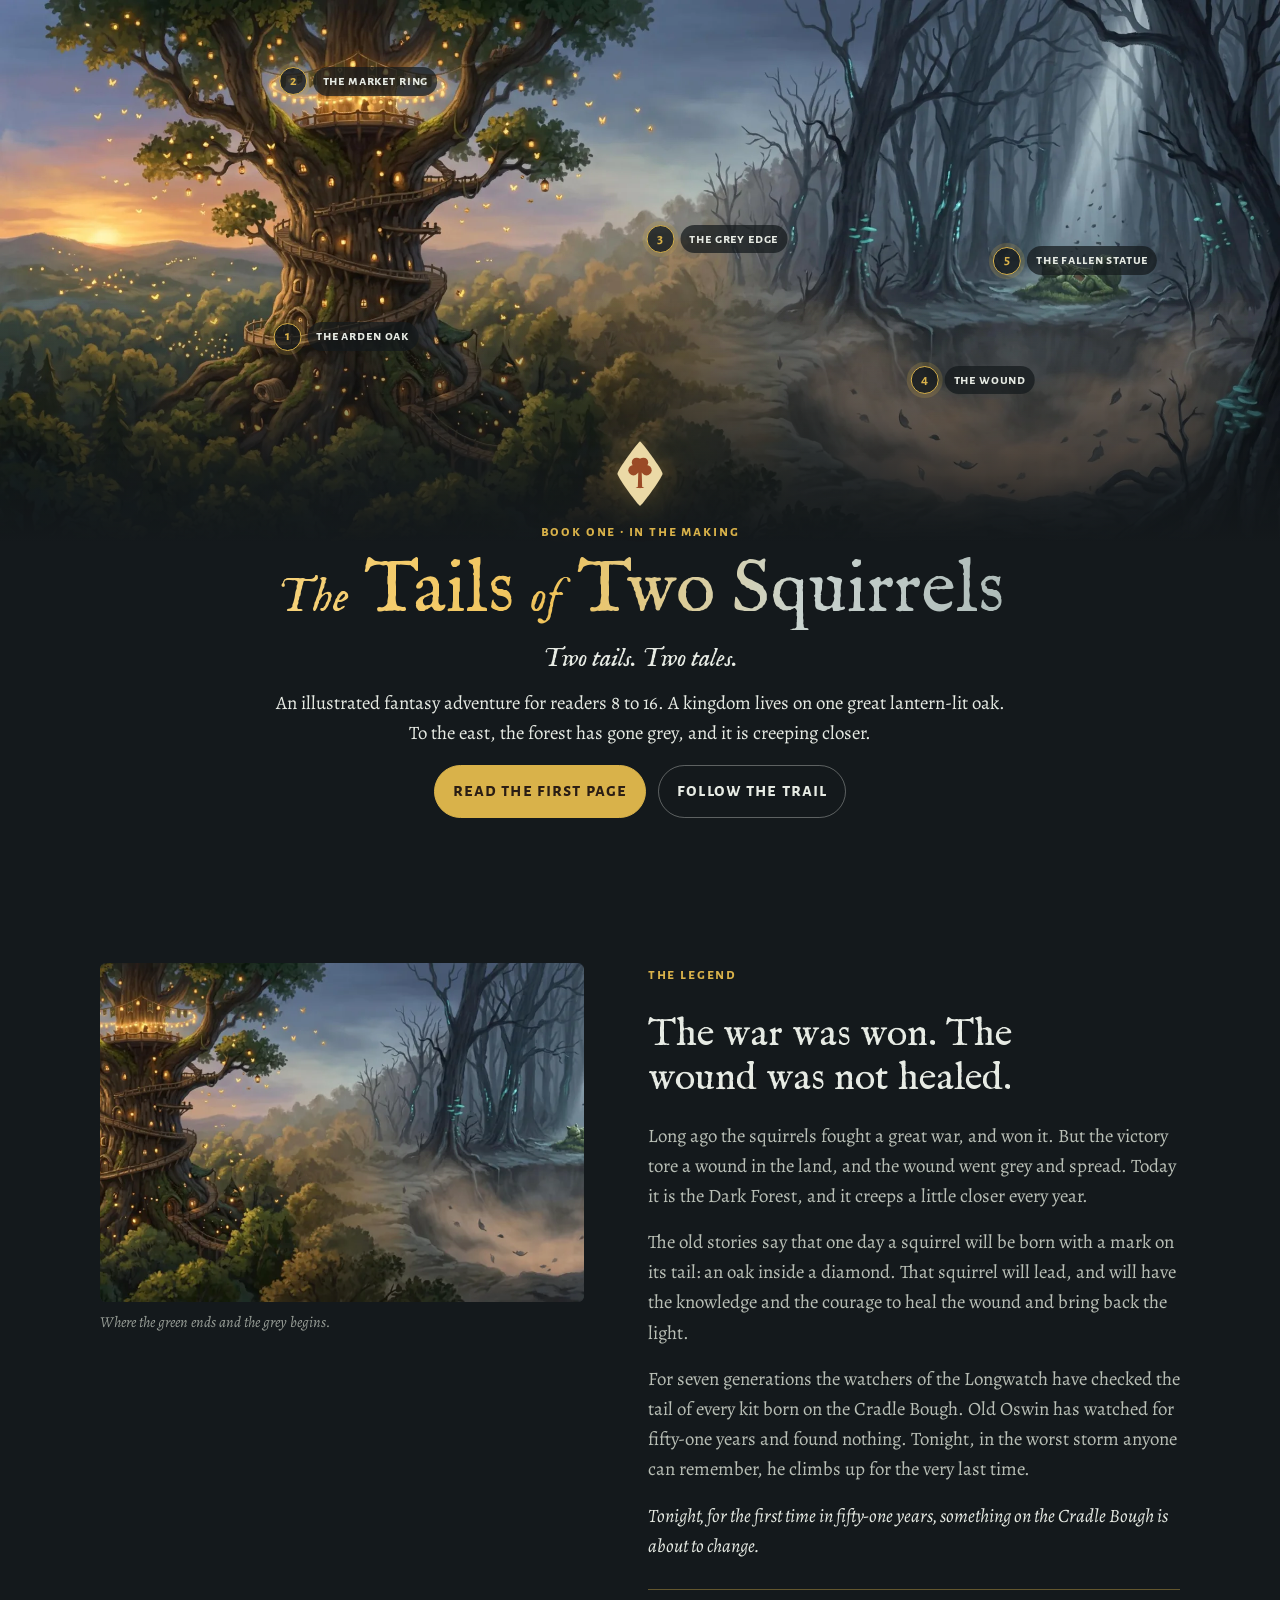
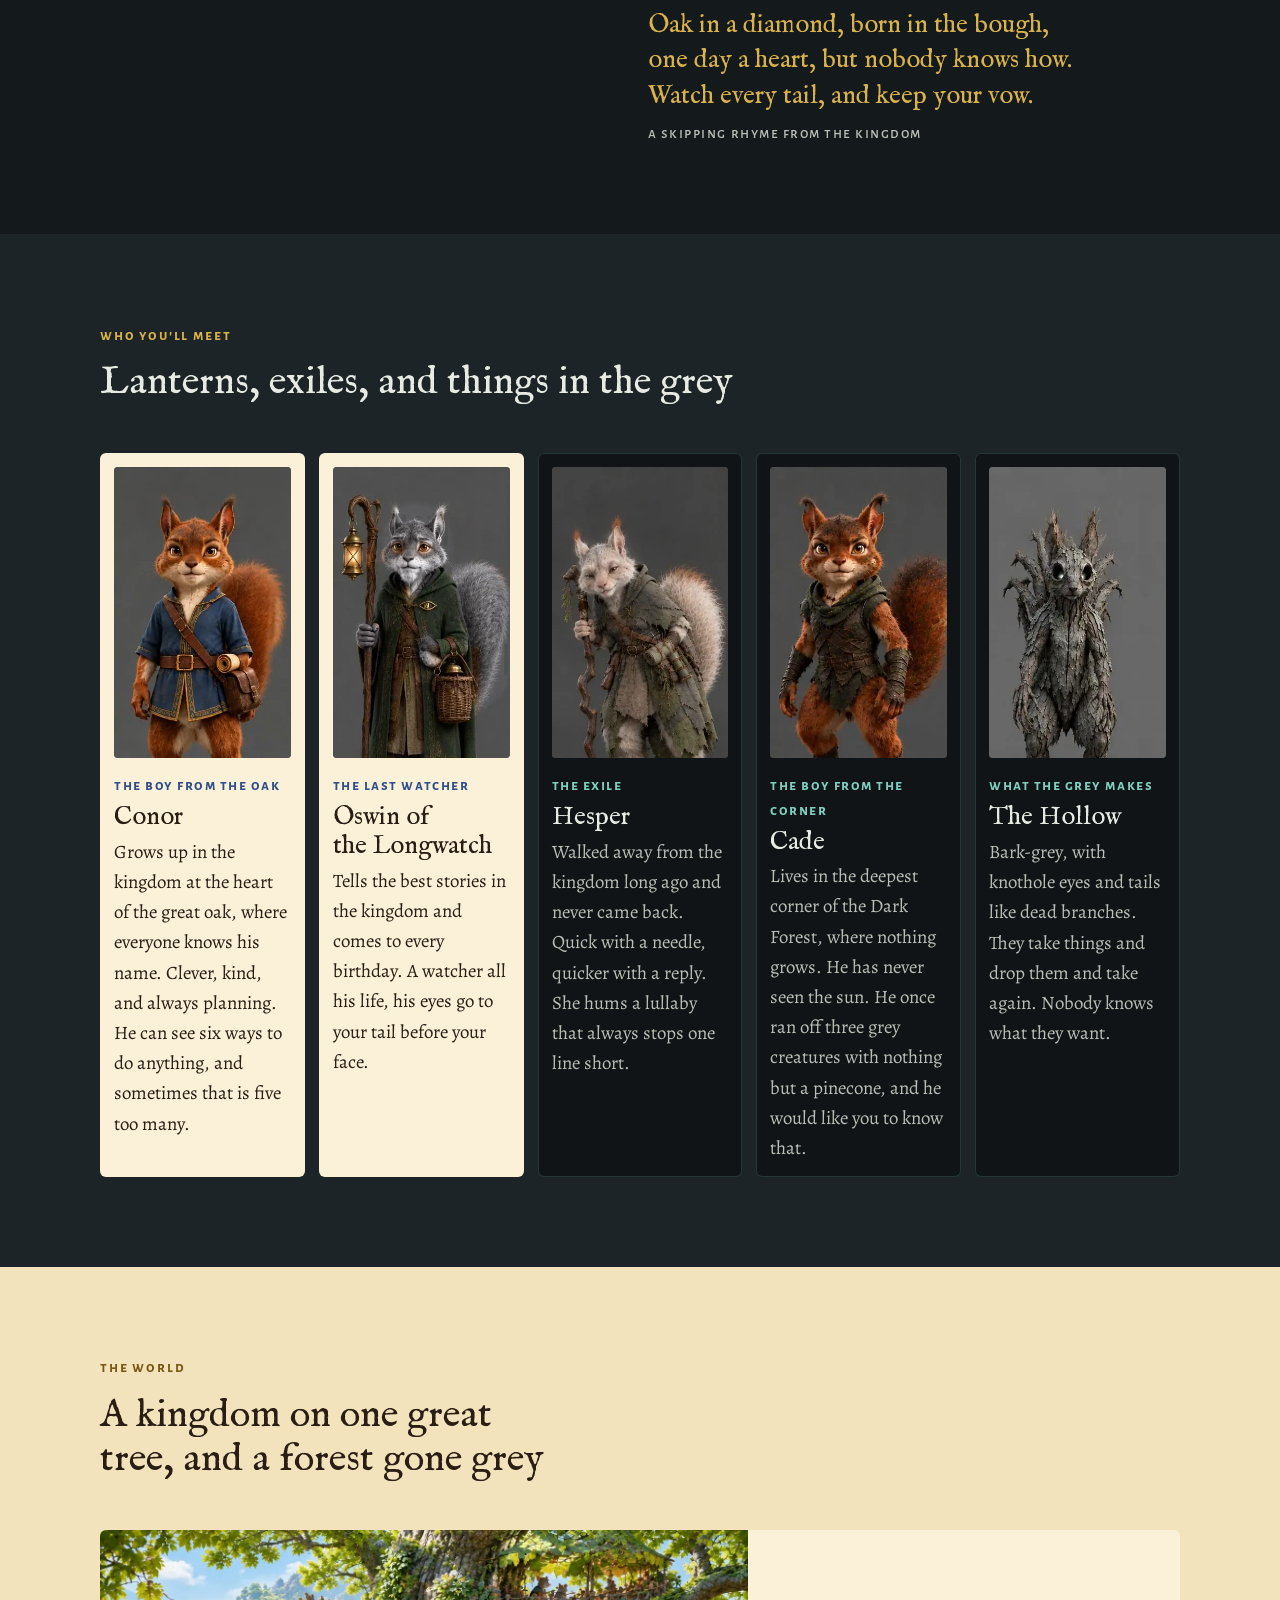
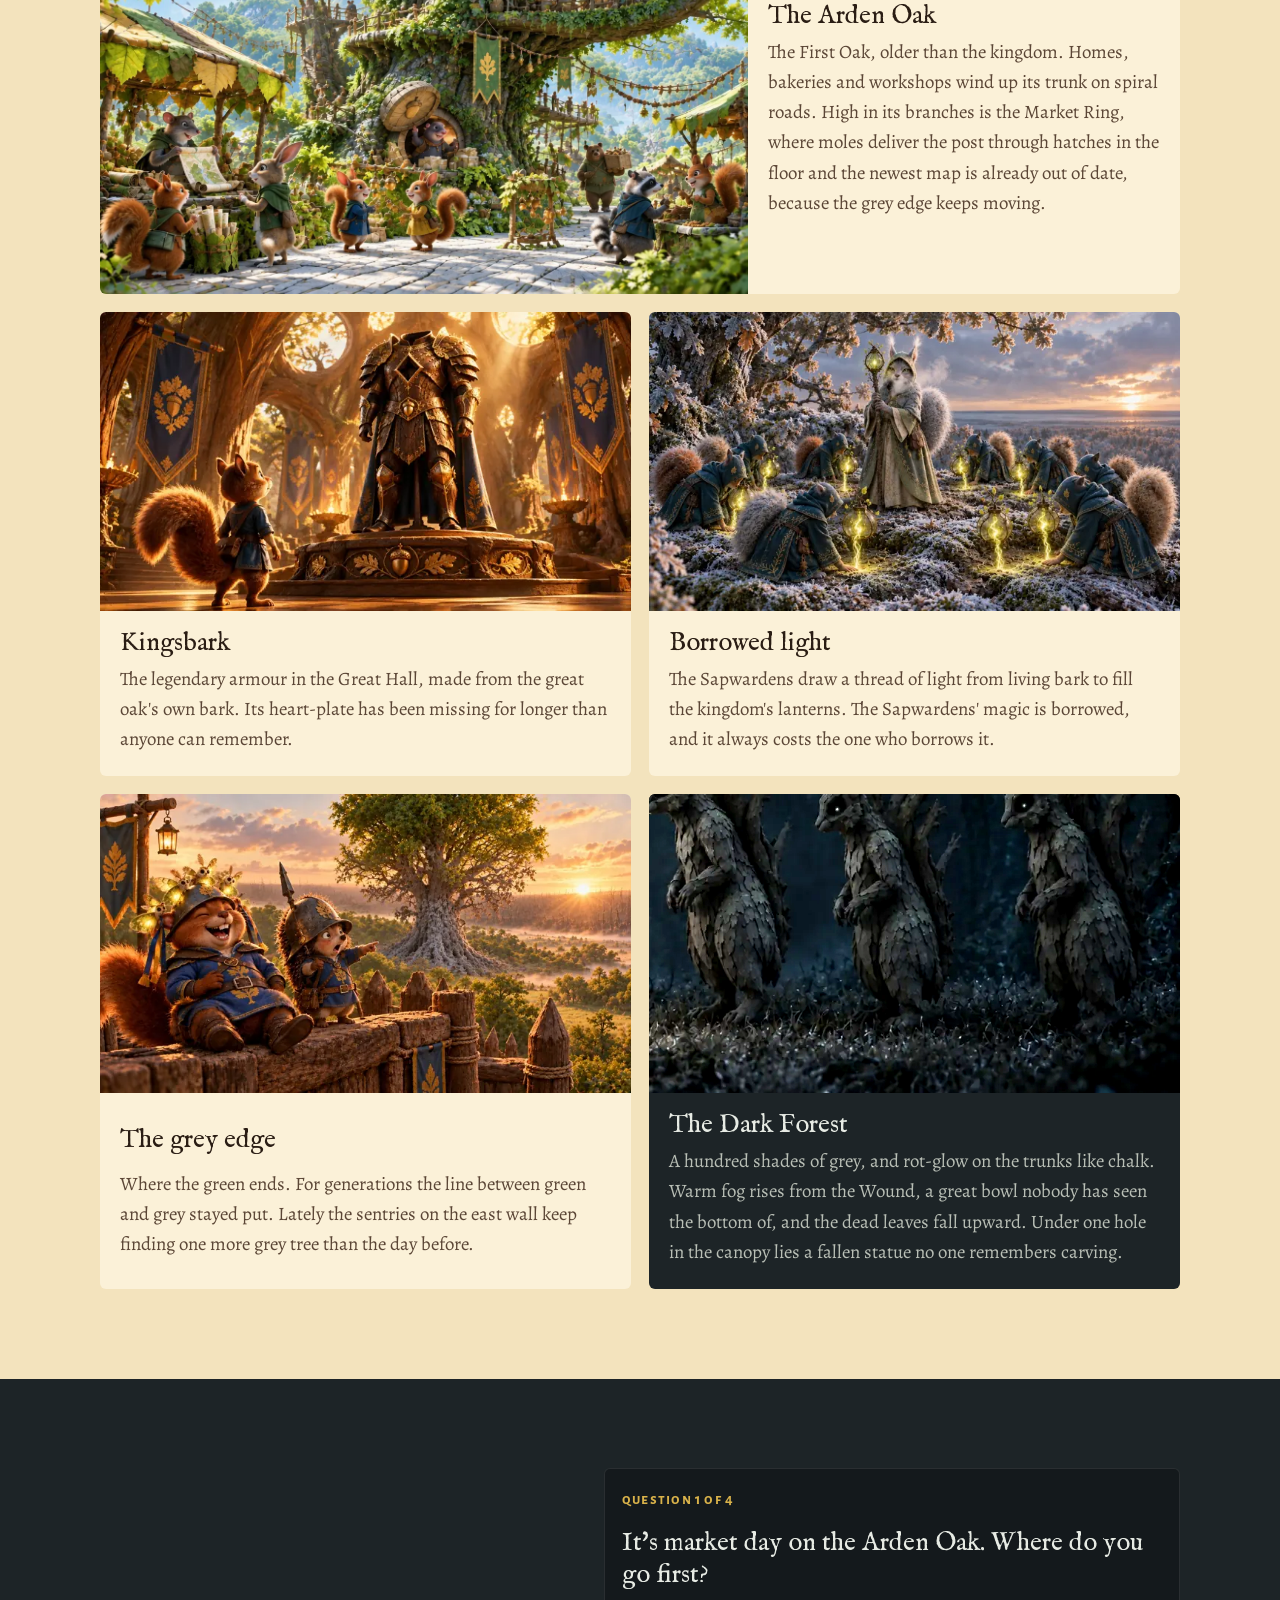
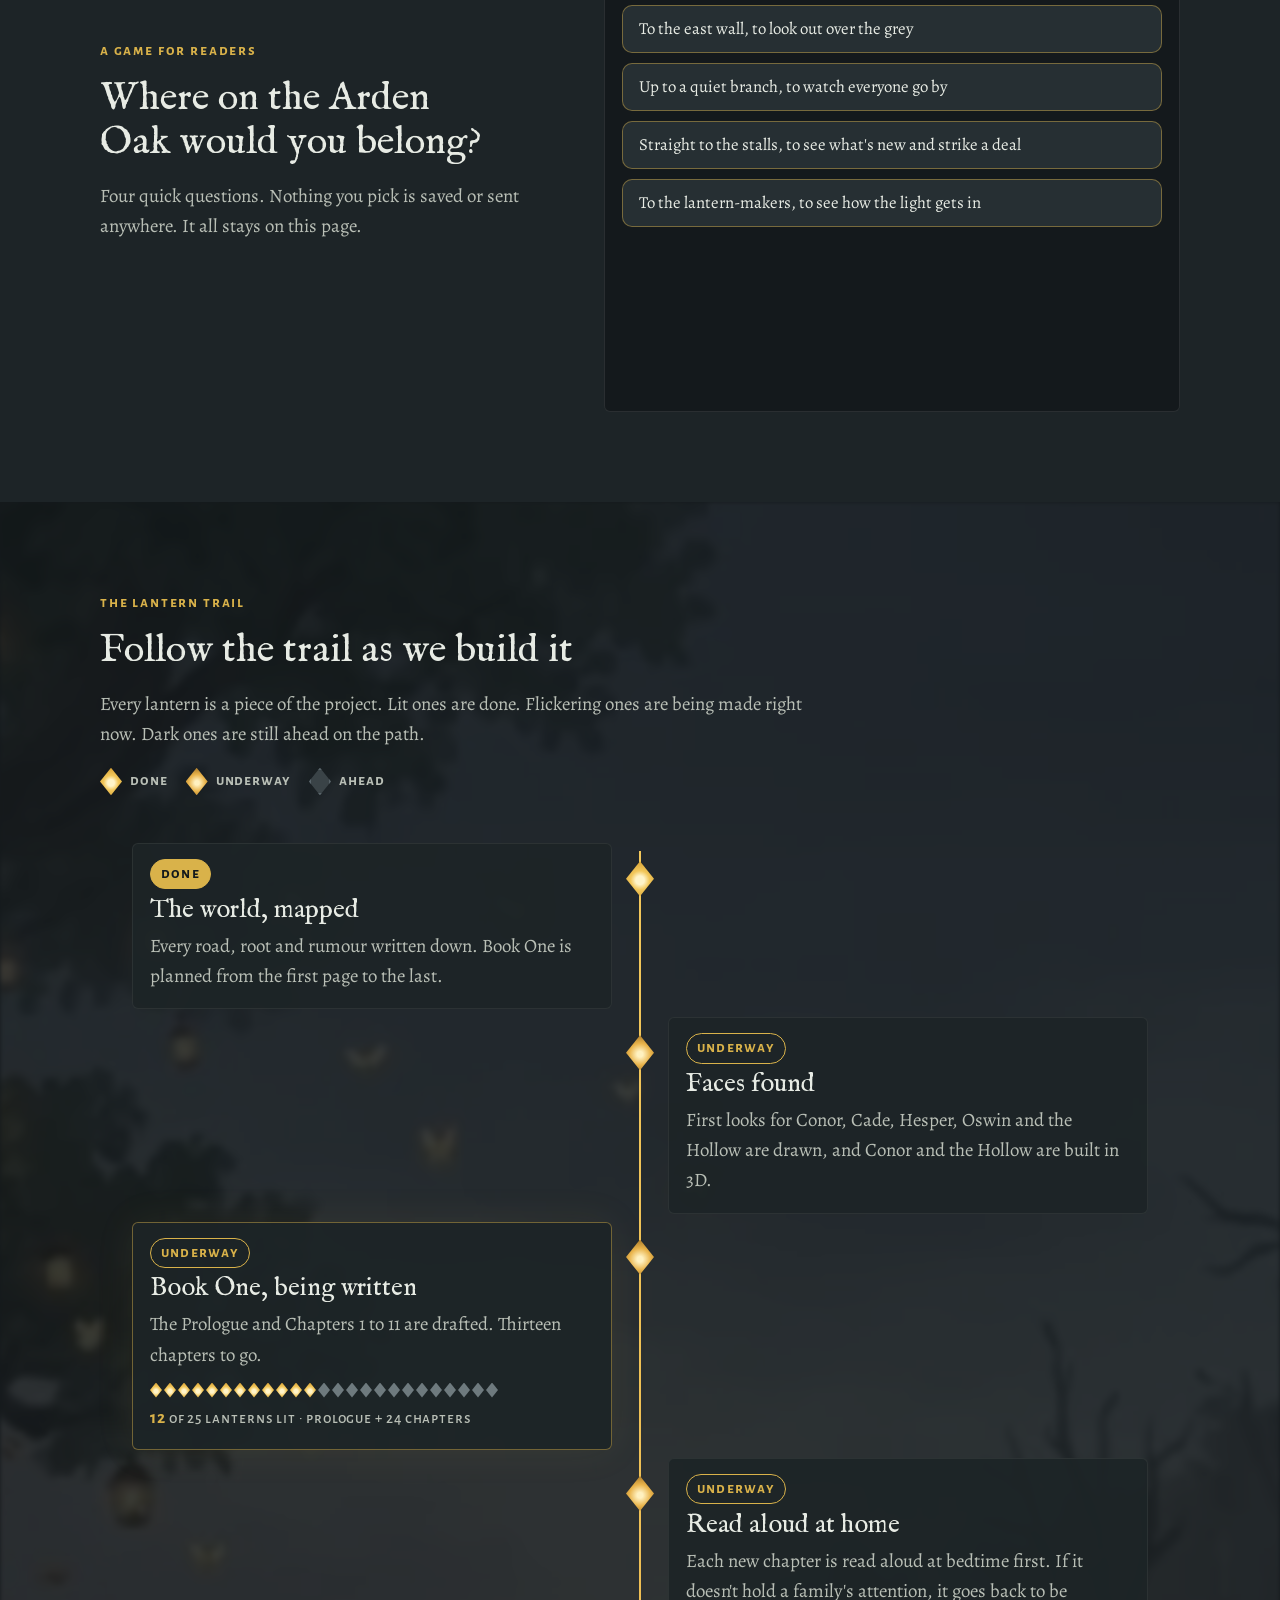
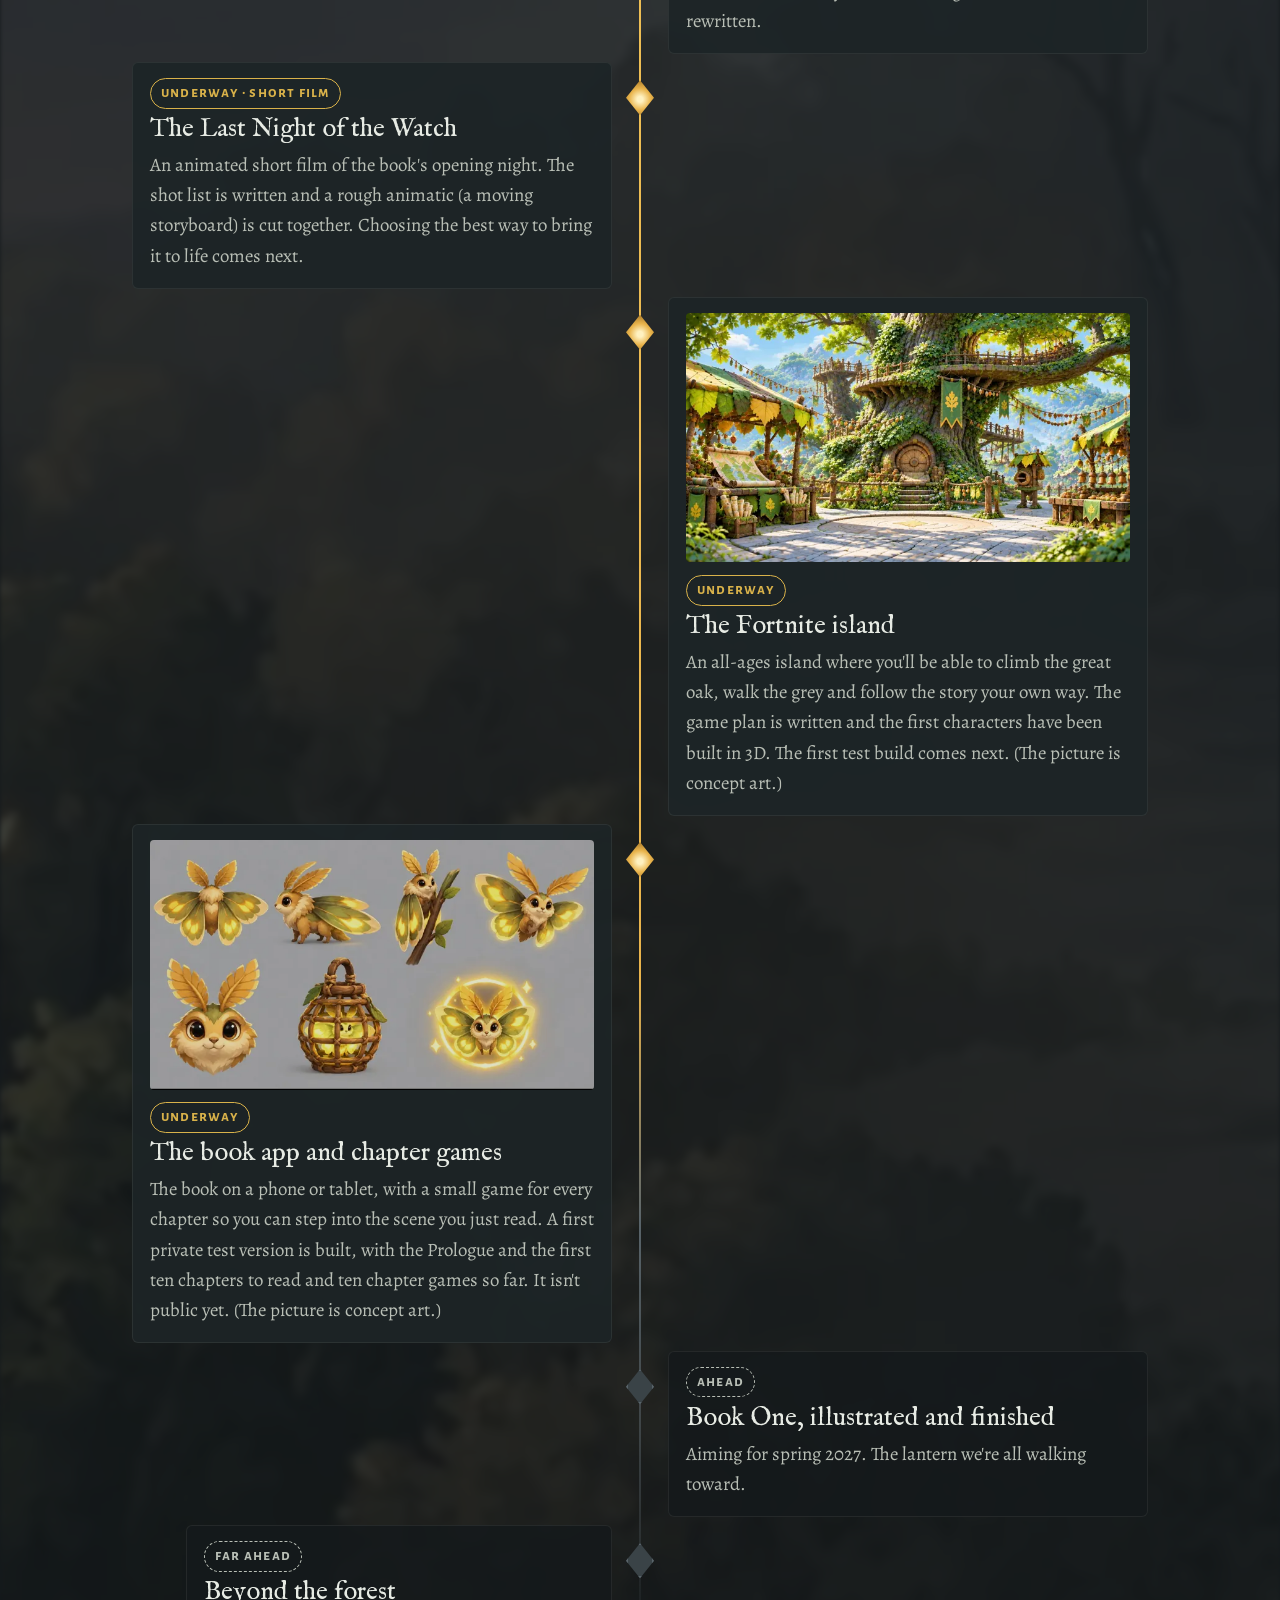
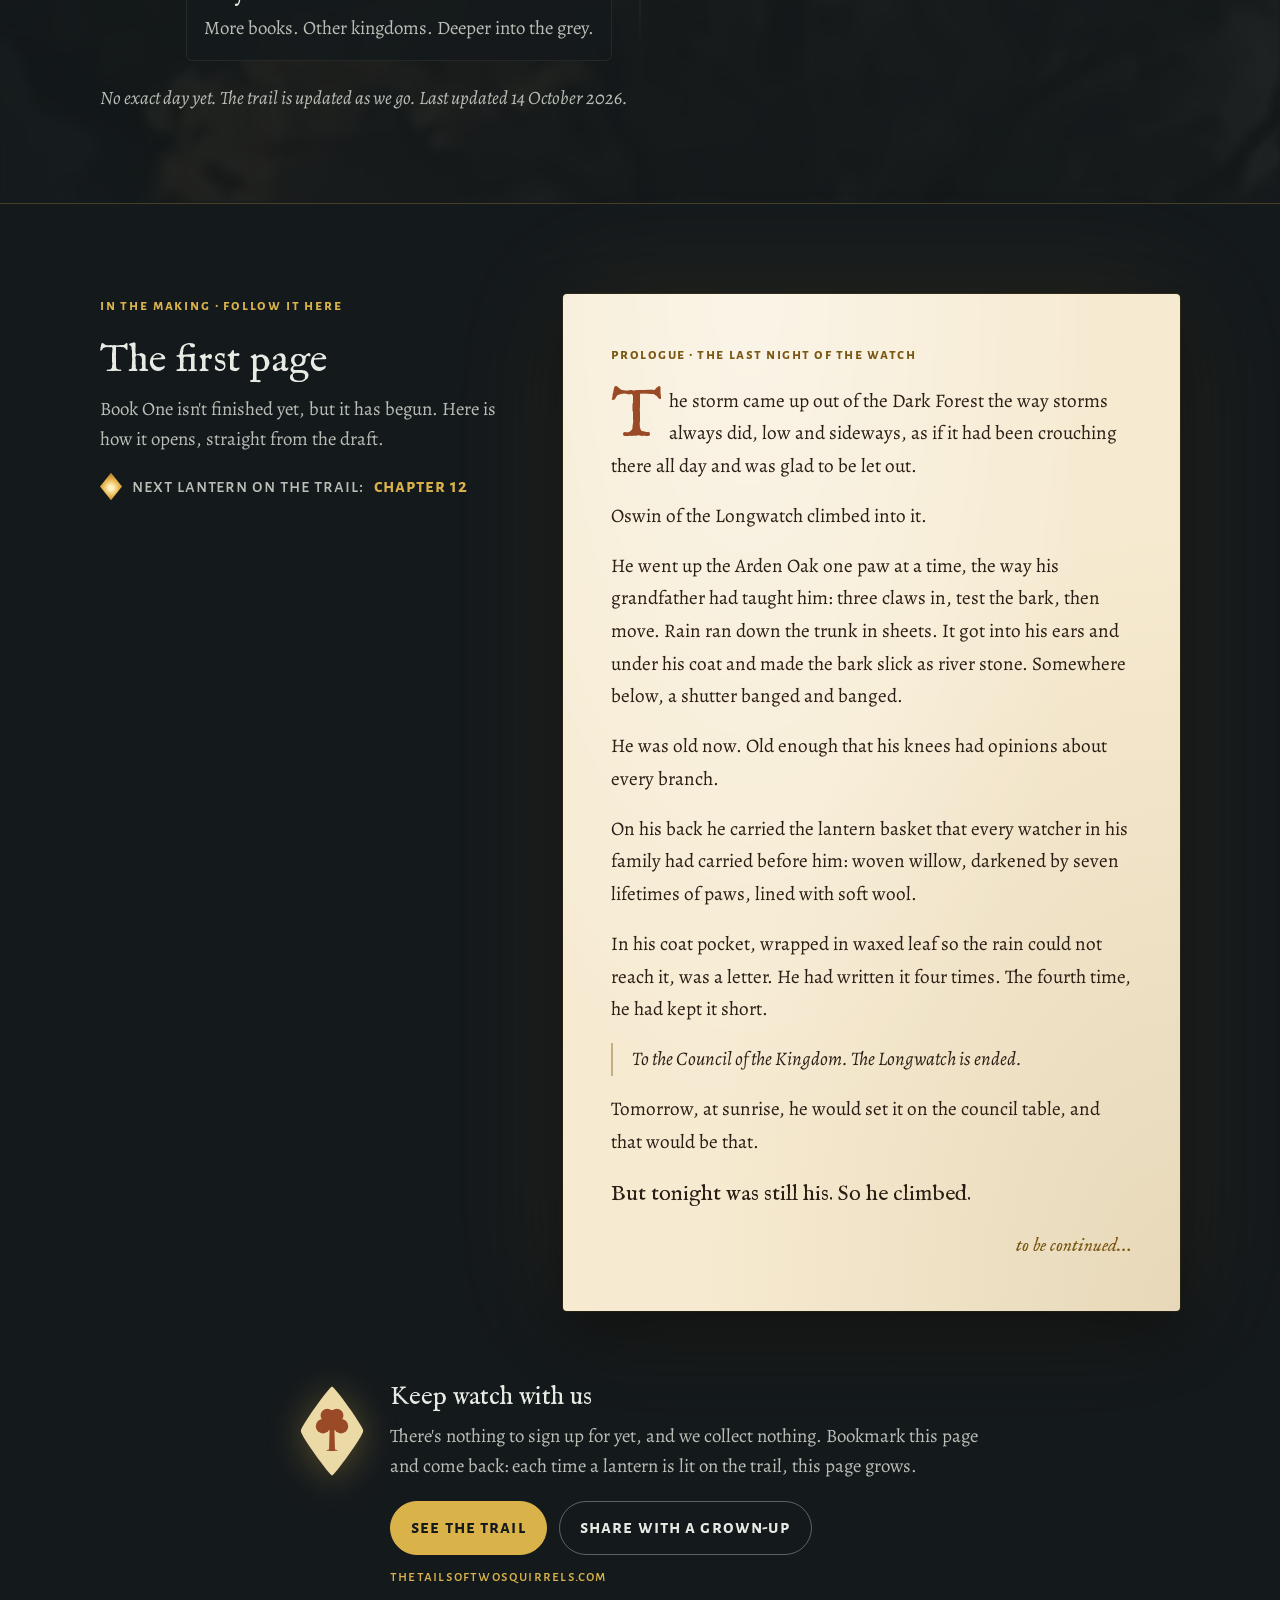
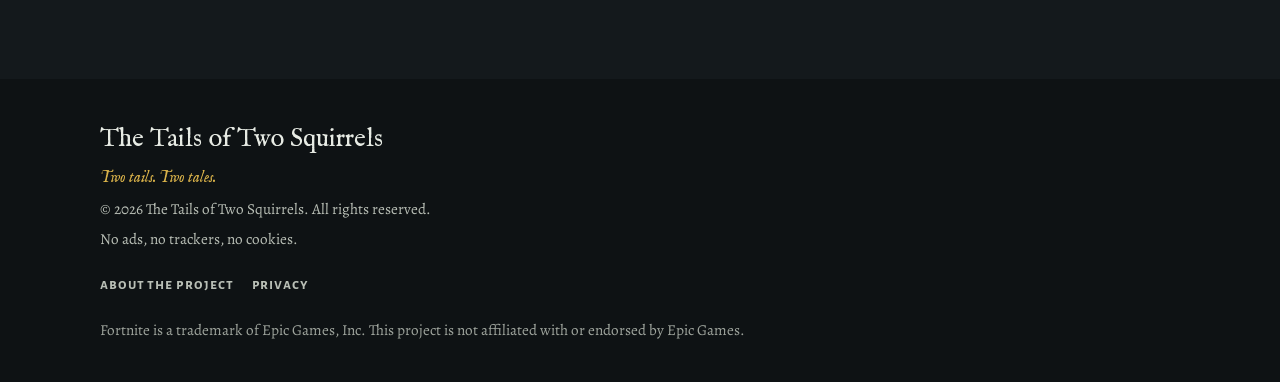
<file: index.html>
<!doctype html>
<html lang="en">
<head>
<meta charset="utf-8">
<meta name="viewport" content="width=device-width, initial-scale=1, viewport-fit=cover">
<title>The Tails of Two Squirrels</title>
<meta name="description" content="An illustrated fantasy adventure for readers 8 to 16: a legend, a mark on a tail, a kingdom on a great oak and a forest gone grey. Two tails. Two tales.">
<meta name="theme-color" content="#14191c">
<meta property="og:title" content="The Tails of Two Squirrels">
<meta property="og:description" content="An illustrated fantasy adventure for readers 8 to 16: a legend, a mark on a tail, a kingdom on a great oak and a forest gone grey. Two tails. Two tales.">
<meta property="og:type" content="website">
<meta property="og:url" content="https://thetailsoftwosquirrels.com/">
<meta property="og:image" content="https://thetailsoftwosquirrels.com/assets/img/og-image.jpg">
<meta name="twitter:card" content="summary_large_image">
<link rel="icon" href="data:image/svg+xml,<svg xmlns='http://www.w3.org/2000/svg' viewBox='0 0 120 160'><path d='M60 6 C64 6 112 72 112 80 C112 88 64 154 60 154 C56 154 8 88 8 80 C8 72 56 6 60 6 Z' fill='%23EBD9A6'/><g fill='%239A4A26'><circle cx='60' cy='62' r='17'/><circle cx='45' cy='72' r='12'/><circle cx='75' cy='72' r='12'/><circle cx='52' cy='54' r='11'/><circle cx='68' cy='54' r='11'/><path d='M56 78 L64 78 L65 112 C65 114 55 114 55 112 Z'/></g></svg>">
<link rel="canonical" href="https://thetailsoftwosquirrels.com/">
<link rel="preload" href="assets/fonts/im-fell-english-latin-400-normal.woff2" as="font" type="font/woff2" crossorigin>
<link rel="preload" href="assets/fonts/alegreya-latin-400-normal.woff2" as="font" type="font/woff2" crossorigin>
<link rel="stylesheet" href="assets/css/site.css?v=0827ae49">
</head>
<body>
<style>@media (max-width:759px){.pin-l{display:inline-block;font-size:.8rem}}.swipe-hint{z-index:2;background:rgba(20,25,28,.92);color:#f3eee0}.skip{min-height:44px}:root{--step--1:clamp(.9rem,.85rem + .15vw,.95rem)}@media (max-width:759px){.pin-l{font-size:.875rem}}.step-card{grid-template-columns:minmax(0,1fr)}.meter{flex-wrap:nowrap;gap:2px}.meter .m{flex:1 1 0;width:auto;min-width:0;max-width:12px;height:auto;aspect-ratio:12/15}@media (max-width:359px){.meter{flex-wrap:wrap;gap:3px}.meter .m{flex:0 0 calc((100% - 36px)/13);max-width:none}}.legend-art img,.place img,.step-card img{background:#2a3236}#place-dark img{filter:brightness(1.8) contrast(1.05)}.step-card img[src*="lantern-moths"]{filter:brightness(.88);opacity:1}.pin-n{font-size:.875rem}.pin-l{font-size:.875rem}@media (max-width:759px){.world-pan{width:215%}}.quiz-card{background:var(--night);border-radius:var(--radius);box-shadow:inset 0 0 0 1px rgba(231,235,228,.1);padding:20px 18px 22px;max-width:40rem;display:grid;gap:.9rem}.quiz-count{font-family:var(--f-label);font-weight:700;letter-spacing:.08em;text-transform:lowercase;color:var(--gold);font-size:.95rem;margin:0}.quiz-q{font-family:var(--f-display);color:var(--mist);font-size:var(--step-1);line-height:1.25;margin:0}.quiz-opts{list-style:none;margin:0;padding:0;display:grid;gap:10px}.quiz-opts button,.quiz-again{font:inherit;font-size:1.05rem;text-align:left;width:100%;min-height:48px;padding:11px 16px;border-radius:10px;border:1.5px solid rgba(217,178,74,.45);background:#262f33;color:var(--mist);cursor:pointer;line-height:1.35}.quiz-opts button:hover,.quiz-opts button:focus-visible{border-color:var(--gold);outline:none;box-shadow:0 0 0 2px var(--gold)}.quiz-result{display:grid;gap:.75rem}.quiz-result img{width:100%;height:auto;aspect-ratio:16/9;object-fit:cover;border-radius:var(--radius);background:#2a3236}.quiz-result h3{font-family:var(--f-display);color:var(--gold);font-size:var(--step-1);margin:0;line-height:1.2}.quiz-result p{margin:0}.quiz-actions{display:flex;flex-wrap:wrap;gap:10px}.quiz-again{width:auto;text-align:center;font-family:var(--f-label);font-weight:700;letter-spacing:.06em;text-transform:lowercase;border-radius:999px}.quiz-q:focus{outline:none}.quiz-opts button:active{background:#33403f;border-color:var(--gold)}.quiz-sr{position:absolute;width:1px;height:1px;overflow:hidden;clip:rect(0 0 0 0);white-space:nowrap;margin:0}.quiz-note{font-size:.95rem;margin:0;color:var(--ash)}@media (max-width:759px){.pin:nth-child(3){transform:translate(calc(-100% + 22px),-50%)}.pin:nth-child(3) a{flex-direction:row-reverse}}@media (max-width:359px){.mark{width:44px}.hero-copy{gap:.55rem}.world-pan{width:150%}.hero-copy .eyebrow{margin-bottom:0}}.world-fade{z-index:1}.pins{z-index:2}.hero-copy{z-index:3;pointer-events:none}.hero-copy a{pointer-events:auto}@media (min-width:760px) and (max-height:1100px){#world{max-height:max(34vw,calc(100vh - 340px))}.hero-copy{margin-top:-6.5rem;gap:.55rem;padding-bottom:56px}.hero-copy .mark{width:52px}.pin:nth-child(4){top:70%}}@media (min-width:1000px) and (max-height:1100px){.title{max-width:none}.hero-sub{max-width:46rem}}@media (min-width:960px){#find-your-place .wrap{display:grid;grid-template-columns:minmax(0,1fr) minmax(0,36rem);column-gap:clamp(2rem,5vw,4.5rem);align-items:center}#find-your-place .section-head{margin-bottom:0}#find-your-place .quiz-card{width:100%;max-width:none;min-height:34rem;align-content:start}#find-your-place .quiz-result img{aspect-ratio:2/1}}.meter .m:not(.on){background:#6e7a7e}@media (max-width:419px){.meter{flex-wrap:wrap;gap:3px}.meter .m{flex:0 0 calc((100% - 36px)/13);max-width:none}}@media (max-width:359px){.quiz-card{padding:16px 12px 18px}}</style>
<a class="skip" href="#legend">Skip to the story</a>

<header class="hero" aria-labelledby="site-title">
  <div class="world-wrap">
  <div class="world" id="world">
    <div class="world-pan">
      <img class="world-img" src="assets/img/world-2400.webp" srcset="assets/img/world-1200.webp 1200w, assets/img/world-2400.webp 2400w" sizes="(min-width: 760px) 100vw, 260vw" width="2400" height="1018" alt="The whole world of the story at dusk: on the left a colossal oak tree lit with hundreds of lanterns and spiral roads; in the middle the colour drains slowly to grey; on the right a grey forest with glowing fungus, warm fog rising from a great hollow, leaves drifting upward, and a shaft of light on a fallen statue." fetchpriority="high">
      <ol class="pins" aria-label="Places in the world">
        <li class="pin" style="--x:27%;--y:62%"><a href="#place-oak"><span class="pin-n">1</span><span class="pin-l">The Arden Oak</span></a></li>
        <li class="pin" style="--x:28%;--y:15%"><a href="#place-oak"><span class="pin-n">2</span><span class="pin-l">The Market Ring</span></a></li>
        <li class="pin" style="--x:56%;--y:44%"><a href="#place-edge"><span class="pin-n">3</span><span class="pin-l">The grey edge</span></a></li>
        <li class="pin" style="--x:76%;--y:76%"><a href="#place-dark"><span class="pin-n">4</span><span class="pin-l">The Wound</span></a></li>
        <li class="pin" style="--x:84%;--y:48%"><a href="#place-dark"><span class="pin-n">5</span><span class="pin-l">The fallen statue</span></a></li>
      </ol>
    </div>
  </div>
    <p class="swipe-hint" aria-hidden="true">swipe to explore &rarr;</p>
    <div class="world-fade" aria-hidden="true"></div>
  </div>

  <div class="hero-copy">
    <svg class="mark" viewBox="0 0 120 160" role="img" aria-label="The mark: an oak inside a diamond">
      <path d="M60 6 C64 6 112 72 112 80 C112 88 64 154 60 154 C56 154 8 88 8 80 C8 72 56 6 60 6 Z" fill="#EBD9A6"/>
      <g fill="#9A4A26">
        <circle cx="60" cy="62" r="17"/><circle cx="45" cy="72" r="12"/><circle cx="75" cy="72" r="12"/><circle cx="52" cy="54" r="11"/><circle cx="68" cy="54" r="11"/>
        <path d="M56 78 L64 78 L65 112 C65 114 55 114 55 112 Z"/>
        <path d="M50 113 C54 109 66 109 70 113 Z"/>
      </g>
    </svg>
    <p class="eyebrow">Book One &middot; in the making</p>
    <h1 id="site-title" class="title"><span class="t-small">The</span> Tails <span class="t-small">of</span> Two Squirrels</h1>
    <p class="tagline">Two tails. Two tales.</p>
    <p class="hero-sub">An illustrated fantasy adventure for readers 8 to 16. A kingdom lives on one great lantern-lit oak. To the east, the forest has gone grey, and it is creeping closer.</p>
    <nav class="hero-links" aria-label="On this page">
      <a href="#first-page">Read the first page</a>
      <a href="#roadmap">Follow the trail</a>
    </nav>
  </div>
</header>

<main>

<section id="legend" class="band band-night legend" aria-labelledby="legend-h">
  <div class="wrap legend-grid">
    <figure class="legend-art">
      <img src="assets/img/world-1200.webp" width="1200" height="509" loading="lazy" style="aspect-ratio:10/7;object-fit:cover;object-position:58% 50%" alt="Green oak woods fade into bare grey trees, cold fog and drifting dead leaves.">
      <figcaption>Where the green ends and the grey begins.</figcaption>
    </figure>
    <div class="legend-text">
      <p class="eyebrow">The legend</p>
      <h2 id="legend-h">The war was won. The wound was not healed.</h2>
      <p>Long ago the squirrels fought a great war, and won it. But the victory tore a wound in the land, and the wound went grey and spread. Today it is the Dark Forest, and it creeps a little closer every year.</p>
      <p>The old stories say that one day a squirrel will be born with a mark on its tail: an oak inside a diamond. That squirrel will lead, and will have the knowledge and the courage to heal the wound and bring back the light.</p>
      <p>For seven generations the watchers of the Longwatch have checked the tail of every kit born on the Cradle Bough. Old Oswin has watched for fifty-one years and found nothing. Tonight, in the worst storm anyone can remember, he climbs up for the very last time.</p>
      <p class="kicker">Tonight, for the first time in fifty-one years, something on the Cradle Bough is about to change.</p>
      <blockquote class="rhyme">
        <p>Oak in a diamond, born in the bough,<br>one day a heart, but nobody knows how.<br>Watch every tail, and keep your vow.</p>
        <footer>A skipping rhyme from the kingdom</footer>
      </blockquote>
    </div>
  </div>
</section>

<section class="band band-split" aria-labelledby="cast-h">
  <div class="wrap">
    <div class="section-head">
      <p class="eyebrow">Who you'll meet</p>
      <h2 id="cast-h">Lanterns, exiles, and things in the grey</h2>
          </div>
    <ul class="cast" role="list">
      <li class="who who-light">
        <img src="assets/img/cast-conor.webp" width="340" height="752" loading="lazy" alt="Conor, a young red squirrel in a blue tunic with gold trim, a satchel and a scroll at his side.">
        <div class="who-text">
          <p class="role">The boy from the oak</p>
          <h3>Conor</h3>
          <p>Grows up in the kingdom at the heart of the great oak, where everyone knows his name. Clever, kind, and always planning. He can see six ways to do anything, and sometimes that is five too many.</p>
        </div>
      </li>
      <li class="who who-light">
        <img src="assets/img/cast-oswin-grey.webp" width="340" height="752" loading="lazy" alt="Oswin, an old silver-grey squirrel in a hooded green cloak, holding a staff with a small lit lantern and a willow basket.">
        <div class="who-text">
          <p class="role">The last watcher</p>
          <h3>Oswin of the Longwatch</h3>
          <p>Tells the best stories in the kingdom and comes to every birthday. A watcher all his life, his eyes go to your tail before your face.</p>
        </div>
      </li>
      <li class="who who-dark">
        <img src="assets/img/cast-hesper.webp" width="340" height="752" loading="lazy" alt="Hesper, a very old squirrel with almost white fur, mended grey-green rags and a crooked walking stick.">
        <div class="who-text">
          <p class="role">The exile</p>
          <h3>Hesper</h3>
          <p>Walked away from the kingdom long ago and never came back. Quick with a needle, quicker with a reply. She hums a lullaby that always stops one line short.</p>
        </div>
      </li>
      <li class="who who-dark">
        <img src="assets/img/cast-cade.webp" width="340" height="752" loading="lazy" alt="Cade, a young squirrel in a ragged dark green cowl, with bark wraps on his arms and legs.">
        <div class="who-text">
          <p class="role">The boy from the corner</p>
          <h3>Cade</h3>
          <p>Lives in the deepest corner of the Dark Forest, where nothing grows. He has never seen the sun. He once ran off three grey creatures with nothing but a pinecone, and he would like you to know that.</p>
        </div>
      </li>
      <li class="who who-dark">
        <img src="assets/img/cast-hollow.webp" width="340" height="752" loading="lazy" alt="A Hollow: a squirrel-shaped creature of grey bark with knothole eyes and a tail of dead branches.">
        <div class="who-text">
          <p class="role">What the grey makes</p>
          <h3>The Hollow</h3>
          <p>Bark-grey, with knothole eyes and tails like dead branches. They take things and drop them and take again. Nobody knows what they want.</p>
        </div>
      </li>
    </ul>
  </div>
</section>

<section class="band band-day world" aria-labelledby="world-h">
  <div class="wrap">
    <div class="section-head">
      <p class="eyebrow">The world</p>
      <h2 id="world-h">A kingdom on one great tree, and a forest gone grey</h2>
    </div>
    <div class="places">
      <article class="place place-wide" id="place-oak">
        <img src="assets/img/market-ring-1400.webp" srcset="assets/img/market-ring-720.webp 720w, assets/img/market-ring-1400.webp 1400w" sizes="(min-width: 900px) 60vw, 100vw" width="1344" height="752" loading="lazy" alt="A busy market high in a giant oak: stalls under leaf awnings, rabbits, squirrels and a mole among green banners.">
        <div class="place-text">
          <h3>The Arden Oak</h3>
          <p>The First Oak, older than the kingdom. Homes, bakeries and workshops wind up its trunk on spiral roads. High in its branches is the Market Ring, where moles deliver the post through hatches in the floor and the newest map is already out of date, because the grey edge keeps moving.</p>
        </div>
      </article>
      <article class="place">
        <img src="assets/img/great-hall-720.webp" width="720" height="403" loading="lazy" alt="A young squirrel looks up at a tall suit of dark bark armour with gold edges in a sunlit hall.">
        <div class="place-text">
          <h3>Kingsbark</h3>
          <p>The legendary armour in the Great Hall, made from the great oak's own bark. Its heart-plate has been missing for longer than anyone can remember.</p>
        </div>
      </article>
      <article class="place">
        <img src="assets/img/lantern-rite-720.webp" width="720" height="403" loading="lazy" alt="Hooded squirrels kneel in a circle on a frosty treetop at dawn as threads of green-gold light rise into their lanterns.">
        <div class="place-text">
          <h3>Borrowed light</h3>
          <p>The Sapwardens draw a thread of light from living bark to fill the kingdom's lanterns. The Sapwardens' magic is borrowed, and it always costs the one who borrows it.</p>
        </div>
      </article>
      <article class="place" id="place-edge">
        <img src="assets/img/grey-edge-720.webp" width="720" height="403" loading="lazy" alt="Two kingdom sentries in blue on a wooden wall at sunset, one pointing out at the forest beyond.">
        <div class="place-text">
          <h3>The grey edge</h3>
          <p>Where the green ends. For generations the line between green and grey stayed put. Lately the sentries on the east wall keep finding one more grey tree than the day before.</p>
        </div>
      </article>
      <article class="place place-dark" id="place-dark">
        <img src="assets/img/hollow-row-720.webp" width="720" height="405" loading="lazy" alt="Three grey bark creatures with knothole eyes stand in a row in a dark wood, watching.">
        <div class="place-text">
          <h3>The Dark Forest</h3>
          <p>A hundred shades of grey, and rot-glow on the trunks like chalk. Warm fog rises from the Wound, a great bowl nobody has seen the bottom of, and the dead leaves fall upward. Under one hole in the canopy lies a fallen statue no one remembers carving.</p>
        </div>
      </article>
    </div>
  </div>
</section>

<section id="find-your-place" class="band band-split quiz" aria-labelledby="quiz-h">
  <div class="wrap">
    <div class="section-head">
      <p class="eyebrow">A game for readers</p>
      <h2 id="quiz-h">Where on the Arden Oak would you belong?</h2>
      <p class="lede">Four quick questions. Nothing you pick is saved or sent anywhere. It all stays on this page.</p>
    </div>
    <p class="quiz-sr" id="quiz-status" aria-live="polite"></p>
    <div class="quiz-card" id="quiz">
      <noscript><p class="quiz-note">This little game needs JavaScript switched on. Everything else on the page works without it.</p></noscript>
    </div>
  </div>
</section>

<section id="roadmap" class="band trail-band" aria-labelledby="road-h">
  <div class="trail-bg" aria-hidden="true"></div>
  <div class="wrap">
    <div class="section-head">
      <p class="eyebrow">The lantern trail</p>
      <h2 id="road-h">Follow the trail as we build it</h2>
      <p class="lede">Every lantern is a piece of the project. Lit ones are done. Flickering ones are being made right now. Dark ones are still ahead on the path.</p>
      <ul class="legend-key" role="list">
        <li><span class="lamp lamp-lit" aria-hidden="true"></span>Done</li>
        <li><span class="lamp lamp-now" aria-hidden="true"></span>Underway</li>
        <li><span class="lamp lamp-dark" aria-hidden="true"></span>Ahead</li>
      </ul>
    </div>

    <ol class="trail" role="list">
      <li class="step is-lit">
        <span class="lamp lamp-lit" aria-hidden="true"></span>
        <div class="step-card">
          <p class="status">Done</p>
          <h3>The world, mapped</h3>
          <p>Every road, root and rumour written down. Book One is planned from the first page to the last.</p>
        </div>
      </li>
      <li class="step is-now">
        <span class="lamp lamp-now" aria-hidden="true"></span>
        <div class="step-card">
          <p class="status">Underway</p>
          <h3>Faces found</h3>
          <p>First looks for Conor, Cade, Hesper, Oswin and the Hollow are drawn, and Conor and the Hollow are built in 3D.</p>
        </div>
      </li>
      <li class="step is-now step-big">
        <span class="lamp lamp-now" aria-hidden="true"></span>
        <div class="step-card">
          <p class="status">Underway</p>
          <h3>Book One, being written</h3>
          <p>The Prologue and Chapters 1 to 11 are drafted. Thirteen chapters to go.</p>
          <div class="meter" role="img" aria-label="Book One progress: 12 of 25 parts drafted">
            <span class="m on"></span><span class="m on"></span><span class="m on"></span><span class="m on"></span><span class="m on"></span><span class="m on"></span><span class="m on"></span><span class="m on"></span><span class="m on"></span><span class="m on"></span><span class="m on"></span><span class="m on"></span><span class="m"></span><span class="m"></span><span class="m"></span><span class="m"></span><span class="m"></span><span class="m"></span><span class="m"></span><span class="m"></span><span class="m"></span><span class="m"></span><span class="m"></span><span class="m"></span><span class="m"></span>
          </div>
          <p class="meter-label"><strong>12</strong> of 25 lanterns lit &middot; Prologue&nbsp;+&nbsp;24&nbsp;chapters</p>
        </div>
      </li>
      <li class="step is-now">
        <span class="lamp lamp-now" aria-hidden="true"></span>
        <div class="step-card">
          <p class="status">Underway</p>
          <h3>Read aloud at home</h3>
          <p>Each new chapter is read aloud at bedtime first. If it doesn't hold a family's attention, it goes back to be rewritten.</p>
        </div>
      </li>
      <li class="step is-now">
        <span class="lamp lamp-now" aria-hidden="true"></span>
        <div class="step-card">
          <p class="status">Underway &middot; Short film</p>
          <h3>The Last Night of the Watch</h3>
          <p>An animated short film of the book's opening night. The shot list is written and a rough animatic (a moving storyboard) is cut together. Choosing the best way to bring it to life comes next.</p>
        </div>
      </li>
      <li class="step is-now">
        <span class="lamp lamp-now" aria-hidden="true"></span>
        <div class="step-card">
          <img src="assets/img/island-market-s3-720.webp" width="720" height="405" loading="lazy" alt="Concept art: the market platform high in the great oak, with stalls and banners, as it might look on the island.">
          <p class="status">Underway</p>
          <h3>The Fortnite island</h3>
          <p>An all-ages island where you'll be able to climb the great oak, walk the grey and follow the story your own way. The game plan is written and the first characters have been built in 3D. The first test build comes next. (The picture is concept art.)</p>
        </div>
      </li>
      <li class="step is-now">
        <span class="lamp lamp-now" aria-hidden="true"></span>
        <div class="step-card">
          <img src="assets/img/lantern-moths-app-720.webp" width="720" height="405" loading="lazy" alt="Concept art: game-style lantern-moths with glowing golden-green wings, drawn as collectible pickups.">
          <p class="status">Underway</p>
          <h3>The book app and chapter games</h3>
          <p>The book on a phone or tablet, with a small game for every chapter so you can step into the scene you just read. A first private test version is built, with the Prologue and the first ten chapters to read and ten chapter games so far. It isn't public yet. (The picture is concept art.)</p>
        </div>
      </li>
      <li class="step is-dark">
        <span class="lamp lamp-dark" aria-hidden="true"></span>
        <div class="step-card">
          <p class="status">Ahead</p>
          <h3>Book One, illustrated and finished</h3>
          <p>Aiming for spring 2027. The lantern we're all walking toward.</p>
        </div>
      </li>
      <li class="step is-dark is-last">
        <span class="lamp lamp-dark" aria-hidden="true"></span>
        <div class="step-card">
          <p class="status">Far ahead</p>
          <h3>Beyond the forest</h3>
          <p>More books. Other kingdoms. Deeper into the grey.</p>
        </div>
      </li>
    </ol>
    <p class="nodates">No exact day yet. The trail is updated as we go. Last updated 14 October 2026.</p>
  </div>
</section>

<section id="first-page" class="band band-night first-page" aria-labelledby="fp-h">
  <div class="wrap fp-grid">
    <div class="fp-intro">
      <p class="eyebrow">In the making &middot; follow it here</p>
      <h2 id="fp-h">The first page</h2>
      <p>Book One isn't finished yet, but it has begun. Here is how it opens, straight from the draft.</p>
      <p class="next"><span class="lamp lamp-now" aria-hidden="true"></span> Next lantern on the trail: <strong>Chapter 12</strong></p>
    </div>
    <article class="page" aria-label="The opening of the Prologue">
      <p class="page-head">Prologue &middot; The Last Night of the Watch</p>
      <p class="dropcap">The storm came up out of the Dark Forest the way storms always did, low and sideways, as if it had been crouching there all day and was glad to be let out.</p>
      <p>Oswin of the Longwatch climbed into it.</p>
      <p>He went up the Arden Oak one paw at a time, the way his grandfather had taught him: three claws in, test the bark, then move. Rain ran down the trunk in sheets. It got into his ears and under his coat and made the bark slick as river stone. Somewhere below, a shutter banged and banged.</p>
      <p>He was old now. Old enough that his knees had opinions about every branch.</p>
      <p>On his back he carried the lantern basket that every watcher in his family had carried before him: woven willow, darkened by seven lifetimes of paws, lined with soft wool.</p>
      <p>In his coat pocket, wrapped in waxed leaf so the rain could not reach it, was a letter. He had written it four times. The fourth time, he had kept it short.</p>
      <p class="letter"><em>To the Council of the Kingdom. The Longwatch is ended.</em></p>
      <p>Tomorrow, at sunrise, he would set it on the council table, and that would be that.</p>
      <p class="page-end">But tonight was still his. So he climbed.</p>
      <p class="page-turn" aria-hidden="true">to be continued&hellip;</p>
    </article>
  </div>
  <div class="wrap follow-row">
    <svg class="mark mark-small" viewBox="0 0 120 160" aria-hidden="true">
      <path d="M60 6 C64 6 112 72 112 80 C112 88 64 154 60 154 C56 154 8 88 8 80 C8 72 56 6 60 6 Z" fill="#EBD9A6"/>
      <g fill="#9A4A26"><circle cx="60" cy="62" r="17"/><circle cx="45" cy="72" r="12"/><circle cx="75" cy="72" r="12"/><circle cx="52" cy="54" r="11"/><circle cx="68" cy="54" r="11"/><path d="M56 78 L64 78 L65 112 C65 114 55 114 55 112 Z"/><path d="M50 113 C54 109 66 109 70 113 Z"/></g>
    </svg>
    <div>
      <h3>Keep watch with us</h3>
      <p>There's nothing to sign up for yet, and we collect nothing. Bookmark this page and come back: each time a lantern is lit on the trail, this page grows.</p>
      <div class="follow-actions">
        <a class="btn btn-gold" href="#roadmap">See the trail</a>
        <a class="btn btn-ghost" href="mailto:?subject=The%20Tails%20of%20Two%20Squirrels&amp;body=A%20new%20fantasy%20adventure%20for%20readers%208%20to%2016%3A%20https%3A%2F%2Fthetailsoftwosquirrels.com">Share with a grown-up</a>
      </div>
      <p class="url">thetailsoftwosquirrels.com</p>
    </div>
  </div>
</section>

</main>

<footer class="site-foot">
  <div class="wrap foot-grid">
    <p class="foot-title">The Tails of Two Squirrels</p>
    <p class="foot-tag">Two tails. Two tales.</p>
    <p>&copy; 2026 The Tails of Two Squirrels. All rights reserved.</p>
    <p>No ads, no trackers, no cookies.</p>
    <nav class="foot-nav" aria-label="More"><a href="about.html">About the project</a><a href="privacy.html">Privacy</a></nav>
    <p class="fine">Fortnite is a trademark of Epic Games, Inc. This project is not affiliated with or endorsed by Epic Games.</p>
  </div>
</footer>

<script>
(function(){
  var w=document.getElementById('world'); if(!w) return;
  if (w.scrollWidth <= w.clientWidth + 4) return;
  var reduce = window.matchMedia && window.matchMedia('(prefers-reduced-motion: reduce)').matches;
  w.scrollLeft = (w.scrollWidth - w.clientWidth) * 0.26;
  if (reduce) return;
  var start=null, from=w.scrollLeft, to=(w.scrollWidth - w.clientWidth)*0.55, touched=false;
  ['touchstart','wheel','pointerdown'].forEach(function(e){ w.addEventListener(e,function(){touched=true;},{passive:true}); });
  function step(t){ if(touched) return; if(!start) start=t; var p=Math.min((t-start)/9000,1); var e=p<.5?2*p*p:1-Math.pow(-2*p+2,2)/2; w.scrollLeft=from+(to-from)*e; if(p<1) requestAnimationFrame(step); }
  setTimeout(function(){ requestAnimationFrame(step); }, 1200);
})();
</script>
<script>
(function(){
  var box=document.getElementById('quiz'); if(!box) return;
  var Q=[
    ["It's market day on the Arden Oak. Where do you go first?",
     ["Straight to the stalls, to see what's new and strike a deal","Up to a quiet branch, to watch everyone go by","To the lantern-makers, to see how the light gets in","To the east wall, to look out over the grey"]],
    ["Pick one thing to carry.",
     ["A satchel full of trade tokens","A small lantern and a book of old stories","A glass jar for catching light","A pinecone. Just in case."]],
    ["A friend is in trouble. What do you do?",
     ["Make a plan. Then make a better one.","Listen first, then tell them about someone who got through worse","Bring a light, so they don't have to face it in the dark","Stand between them and the trouble"]],
    ["Pick a time of day.",
     ["Noon, when the market is loudest","Midnight, when the stories come out","Dawn, when the frost glitters","Sunset, when you can see the furthest"]]
  ];
  var R=[
    {h:"The Market Ring",img:"assets/img/market-ring-720.webp",alt:"A busy market high in a giant oak, with stalls under leaf awnings.",p:"You belong high in the Arden Oak, where moles deliver the post through hatches in the floor and every map is out of date by lunchtime. You'd know everyone, and half of them would owe you a favour."},
    {h:"Someone the Longwatch would trust",img:"assets/img/world-1200.webp",pos:"27% 50%",alt:"The great oak at dusk, glowing with lanterns.",p:"Patient, quiet and very hard to fool. You notice the thing everyone else walks past, and you remember the stories nobody else bothers to tell. Old Oswin would like you."},
    {h:"An apprentice Sapwarden",img:"assets/img/lantern-moths-app-720.webp",alt:"Lantern-moths with glowing golden-green wings.",p:"You'd learn to borrow a thread of light from living bark, the old careful way. Careful, curious, and brave enough to pay what it costs. The light is only borrowed, and you'd never forget it."},
    {h:"A sentry on the east wall",img:"assets/img/grey-edge-720.webp",alt:"Two kingdom sentries in blue on a wooden wall at sunset, one pointing out at the forest.",p:"You'd stand watch where the green ends. You'd be the first to spot one more grey tree than yesterday, and the last to look away."}
  ];
  var i=0, score=[0,0,0,0], last=0, st=document.getElementById('quiz-status');
  function say(t){ if(st){ st.textContent=''; setTimeout(function(){ st.textContent=t; },60); } }
  function shuffle(a){ for(var n=a.length-1;n>0;n--){ var m=Math.floor(Math.random()*(n+1)); var t=a[n]; a[n]=a[m]; a[m]=t; } return a; }
  function el(t,c,txt){var e=document.createElement(t); if(c) e.className=c; if(txt!=null) e.textContent=txt; return e;}
  function ask(){
    box.innerHTML='';
    box.appendChild(el('p','quiz-count','Question '+(i+1)+' of '+Q.length));
    var q=el('p','quiz-q',Q[i][0]); q.id='quiz-q'; q.tabIndex=-1; box.appendChild(q);
    var ul=el('ul','quiz-opts'); ul.setAttribute('role','list'); ul.setAttribute('aria-labelledby','quiz-q');
    shuffle([0,1,2,3]).forEach(function(k){ var txt=Q[i][1][k]; var li=el('li'); var b=el('button',null,txt); b.type='button';
      b.addEventListener('click',function(){ score[k]++; last=k; i++; if(i<Q.length){ask(); focusQ(); say('Question '+(i+1)+' of '+Q.length);} else {show();} });
      li.appendChild(b); ul.appendChild(li); });
    box.appendChild(ul);
  }
  function focusQ(){ var q=document.getElementById('quiz-q'); if(q) q.focus({preventScroll:true}); }
  function show(){
    var best=0; for(var k=1;k<4;k++){ if(score[k]>score[best]) best=k; }
    if(score.filter(function(s){return s===score[best];}).length>1 && score[last]===score[best]) best=last;
    var r=R[best]; box.innerHTML='';
    var d=el('div','quiz-result');
    d.appendChild(el('p','quiz-count','You belong with'));
    var h=el('h3',null,r.h); h.tabIndex=-1; d.appendChild(h);
    var im=el('img'); im.src=r.img; im.alt=r.alt; im.width=720; im.height=405; if(r.pos) im.style.objectPosition=r.pos; d.appendChild(im);
    d.appendChild(el('p',null,r.p));
    var a=el('div','quiz-actions');
    var again=el('button','quiz-again','Play again'); again.type='button';
    again.addEventListener('click',function(){ i=0; score=[0,0,0,0]; last=0; ask(); focusQ(); say('Question 1 of '+Q.length); });
    var read=el('a','btn btn-gold','Read the first page'); read.href='#first-page';
    a.appendChild(again); a.appendChild(read); d.appendChild(a);
    box.appendChild(d); h.focus({preventScroll:true}); say('You belong with: '+r.h);
  }
  ask();
})();
</script>

</body>
</html>
</file>
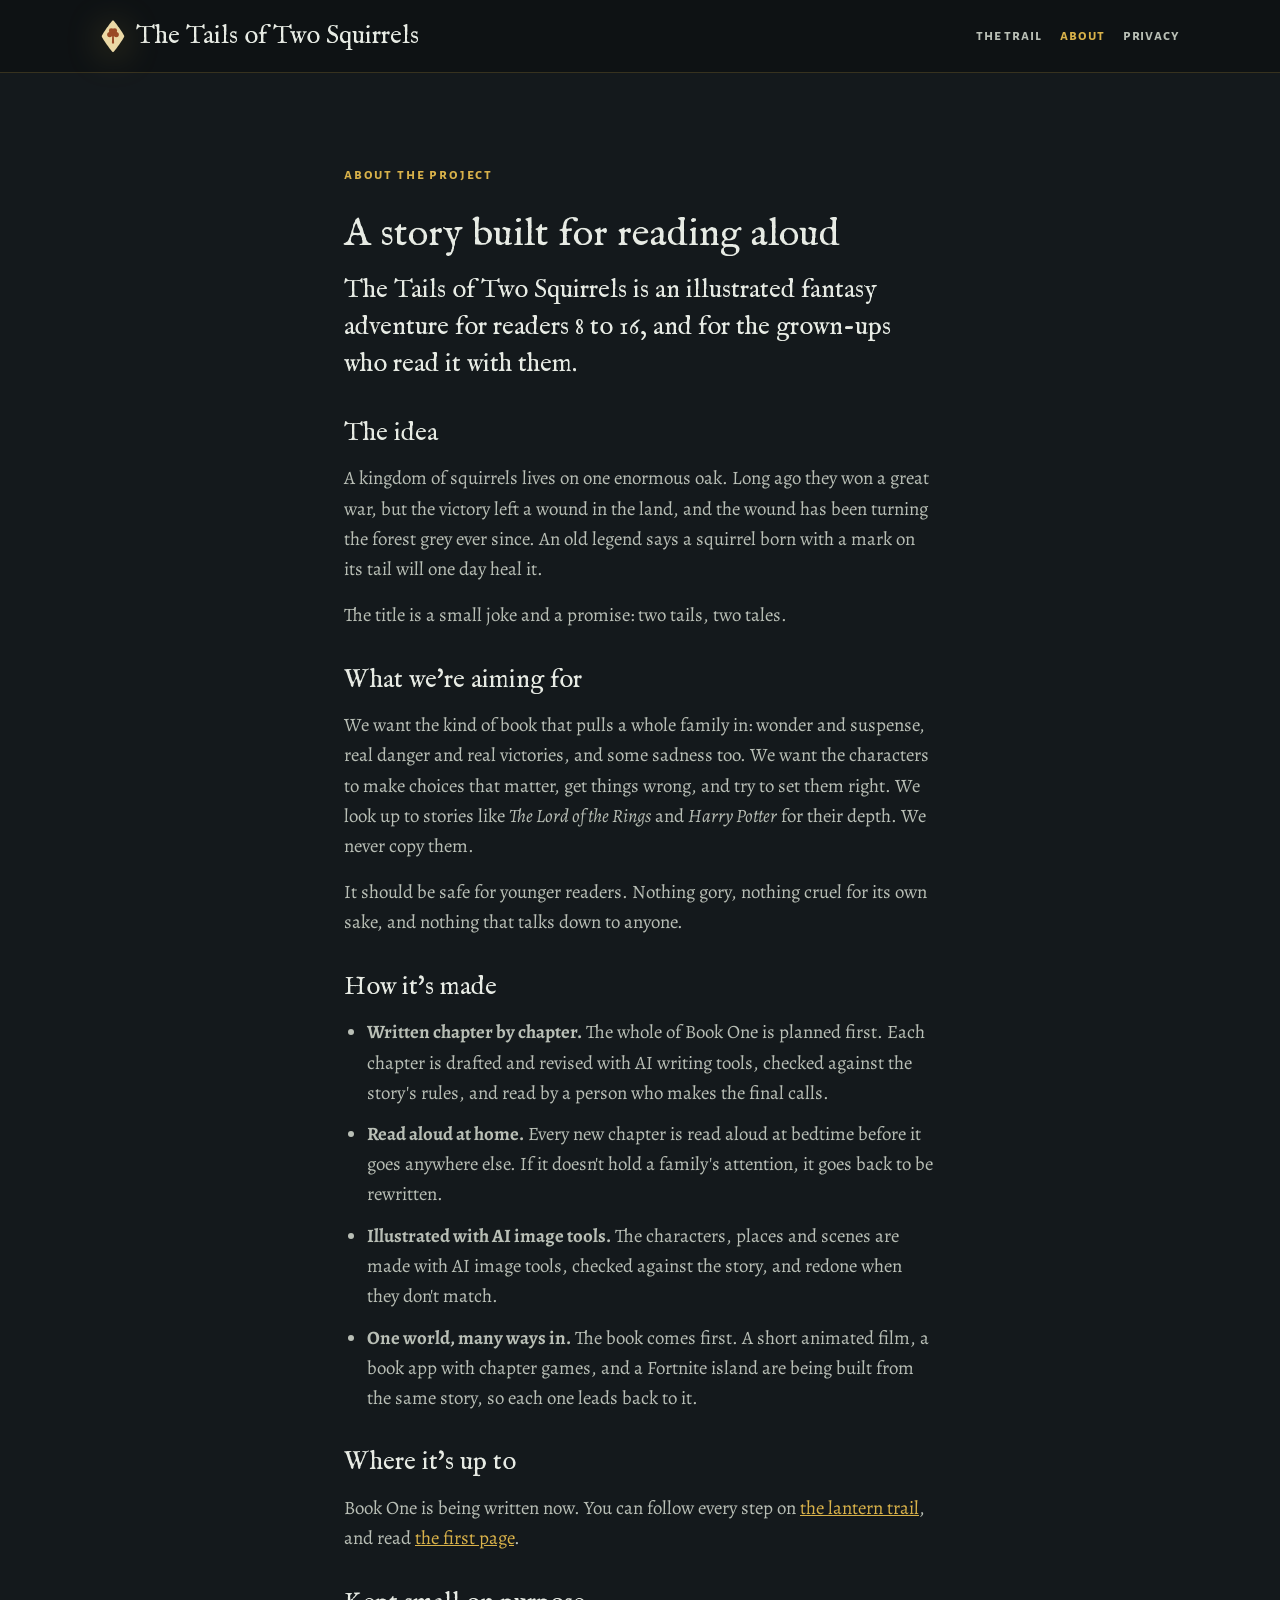
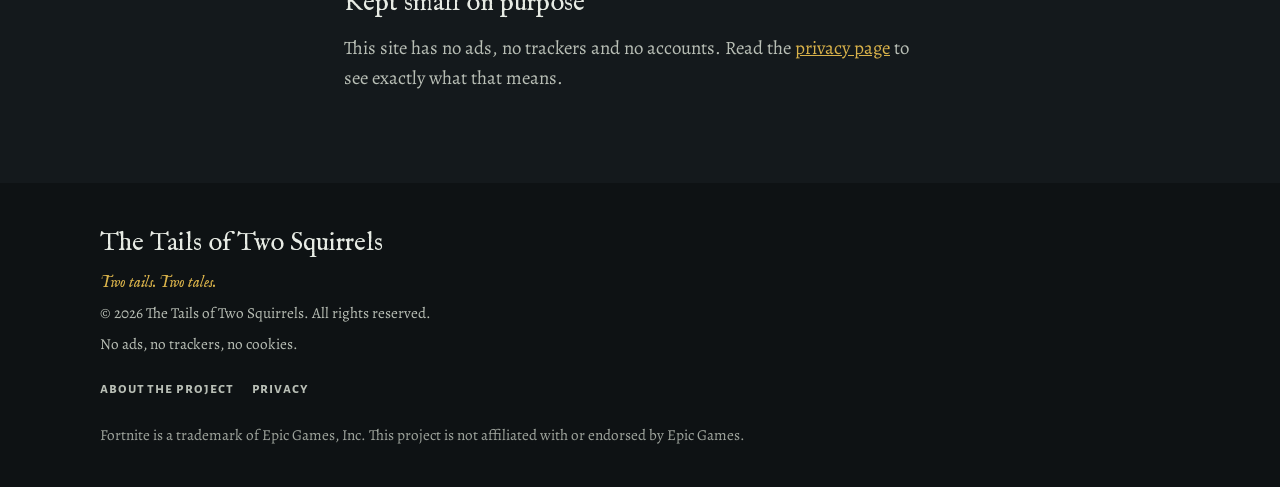
<file: about.html>
<!doctype html>
<html lang="en">
<head>
<meta charset="utf-8">
<meta name="viewport" content="width=device-width, initial-scale=1, viewport-fit=cover">
<title>About the Project | The Tails of Two Squirrels</title>
<meta name="description" content="What The Tails of Two Squirrels is, who it is for, and how it is being made.">
<meta name="theme-color" content="#14191c">
<link rel="icon" href="data:image/svg+xml,<svg xmlns='http://www.w3.org/2000/svg' viewBox='0 0 120 160'><path d='M60 6 C64 6 112 72 112 80 C112 88 64 154 60 154 C56 154 8 88 8 80 C8 72 56 6 60 6 Z' fill='%23EBD9A6'/><g fill='%239A4A26'><circle cx='60' cy='62' r='17'/><circle cx='45' cy='72' r='12'/><circle cx='75' cy='72' r='12'/><circle cx='52' cy='54' r='11'/><circle cx='68' cy='54' r='11'/><path d='M56 78 L64 78 L65 112 C65 114 55 114 55 112 Z'/></g></svg>">
<link rel="canonical" href="https://thetailsoftwosquirrels.com/about.html">
<link rel="preload" href="assets/fonts/im-fell-english-latin-400-normal.woff2" as="font" type="font/woff2" crossorigin>
<link rel="preload" href="assets/fonts/alegreya-latin-400-normal.woff2" as="font" type="font/woff2" crossorigin>
<link rel="stylesheet" href="assets/css/site.css?v=0827ae49">
<style>:root{--step--1:clamp(.9rem,.85rem + .15vw,.95rem)}.home-link{min-height:44px}.sub-nav a{min-width:44px;justify-content:center}</style>
</head>
<body>
<header class="sub-head">
  <div class="wrap sub-head-row">
    <a class="home-link" href="index.html" aria-label="The Tails of Two Squirrels, home">
      <svg class="mark mark-tiny" viewBox="0 0 120 160" aria-hidden="true"><path d="M60 6 C64 6 112 72 112 80 C112 88 64 154 60 154 C56 154 8 88 8 80 C8 72 56 6 60 6 Z" fill="#EBD9A6"/><g fill="#9A4A26"><circle cx="60" cy="62" r="17"/><circle cx="45" cy="72" r="12"/><circle cx="75" cy="72" r="12"/><circle cx="52" cy="54" r="11"/><circle cx="68" cy="54" r="11"/><path d="M56 78 L64 78 L65 112 C65 114 55 114 55 112 Z"/></g></svg>
      <span>The Tails of Two Squirrels</span>
    </a>
    <nav class="sub-nav" aria-label="Site"><a href="index.html#roadmap">The trail</a><a href="about.html" aria-current="page">About</a><a href="privacy.html">Privacy</a></nav>
  </div>
</header>
<main class="band band-night prose-page">
  <div class="wrap prose">
    <p class="eyebrow">About the project</p>
    <h1>A story built for reading aloud</h1>
    <p class="lede-big">The Tails of Two Squirrels is an illustrated fantasy adventure for readers 8 to 16, and for the grown-ups who read it with them.</p>

    <h2>The idea</h2>
    <p>A kingdom of squirrels lives on one enormous oak. Long ago they won a great war, but the victory left a wound in the land, and the wound has been turning the forest grey ever since. An old legend says a squirrel born with a mark on its tail will one day heal it.</p>
    <p>The title is a small joke and a promise: two tails, two tales.</p>

    <h2>What we're aiming for</h2>
    <p>We want the kind of book that pulls a whole family in: wonder and suspense, real danger and real victories, and some sadness too. We want the characters to make choices that matter, get things wrong, and try to set them right. We look up to stories like <em>The Lord of the Rings</em> and <em>Harry Potter</em> for their depth. We never copy them.</p>
    <p>It should be safe for younger readers. Nothing gory, nothing cruel for its own sake, and nothing that talks down to anyone.</p>

    <h2>How it's made</h2>
    <ul class="how">
      <li><strong>Written chapter by chapter.</strong> The whole of Book One is planned first. Each chapter is drafted and revised with AI writing tools, checked against the story's rules, and read by a person who makes the final calls.</li>
      <li><strong>Read aloud at home.</strong> Every new chapter is read aloud at bedtime before it goes anywhere else. If it doesn't hold a family's attention, it goes back to be rewritten.</li>
      <li><strong>Illustrated with AI image tools.</strong> The characters, places and scenes are made with AI image tools, checked against the story, and redone when they don't match.</li>
      <li><strong>One world, many ways in.</strong> The book comes first. A short animated film, a book app with chapter games, and a Fortnite island are being built from the same story, so each one leads back to it.</li>
    </ul>

    <h2>Where it's up to</h2>
    <p>Book One is being written now. You can follow every step on <a href="index.html#roadmap">the lantern trail</a>, and read <a href="index.html#first-page">the first page</a>.</p>

    <h2>Kept small on purpose</h2>
    <p>This site has no ads, no trackers and no accounts. Read the <a href="privacy.html">privacy page</a> to see exactly what that means.</p>
  </div>
</main>

<footer class="site-foot">
  <div class="wrap foot-grid">
    <p class="foot-title">The Tails of Two Squirrels</p>
    <p class="foot-tag">Two tails. Two tales.</p>
    <p>&copy; 2026 The Tails of Two Squirrels. All rights reserved.</p>
    <p>No ads, no trackers, no cookies.</p>
    <nav class="foot-nav" aria-label="More"><a href="about.html">About the project</a><a href="privacy.html">Privacy</a></nav>
    <p class="fine">Fortnite is a trademark of Epic Games, Inc. This project is not affiliated with or endorsed by Epic Games.</p>
  </div>
</footer>
</body>
</html>
</file>
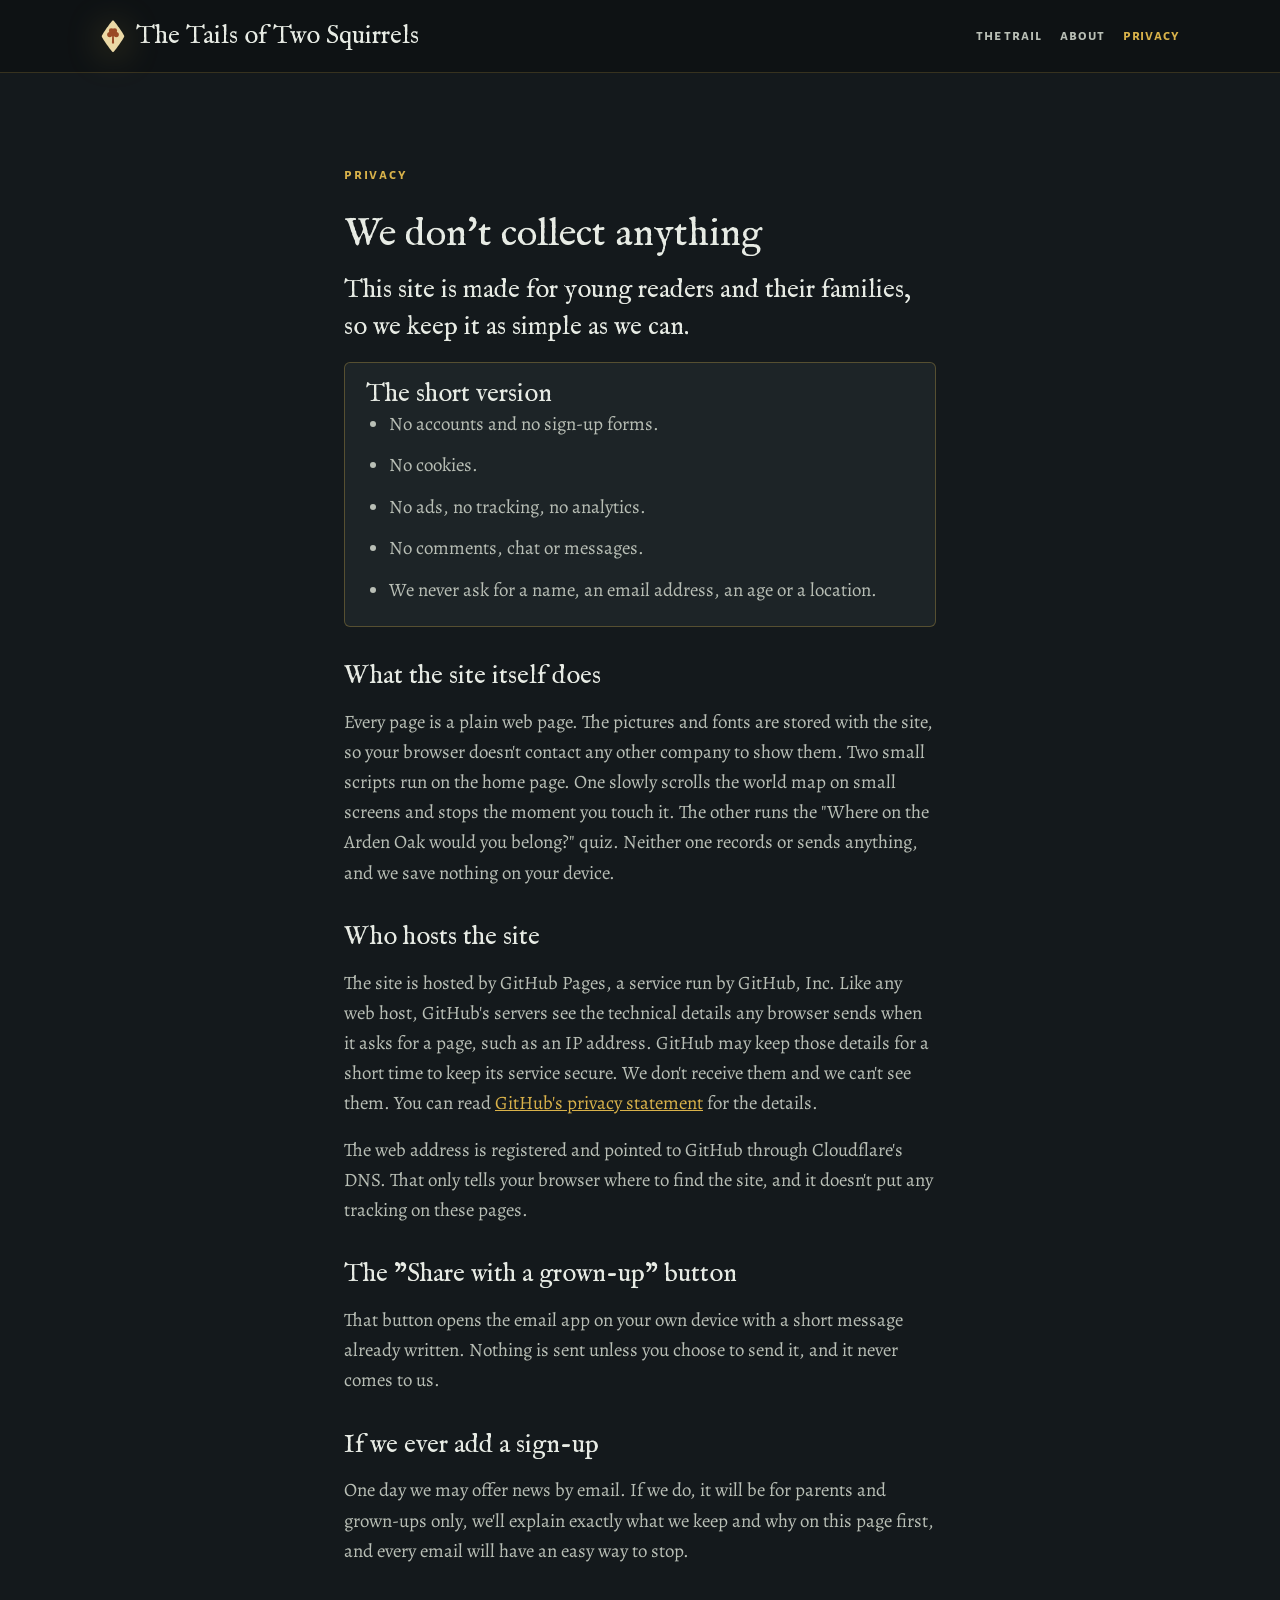
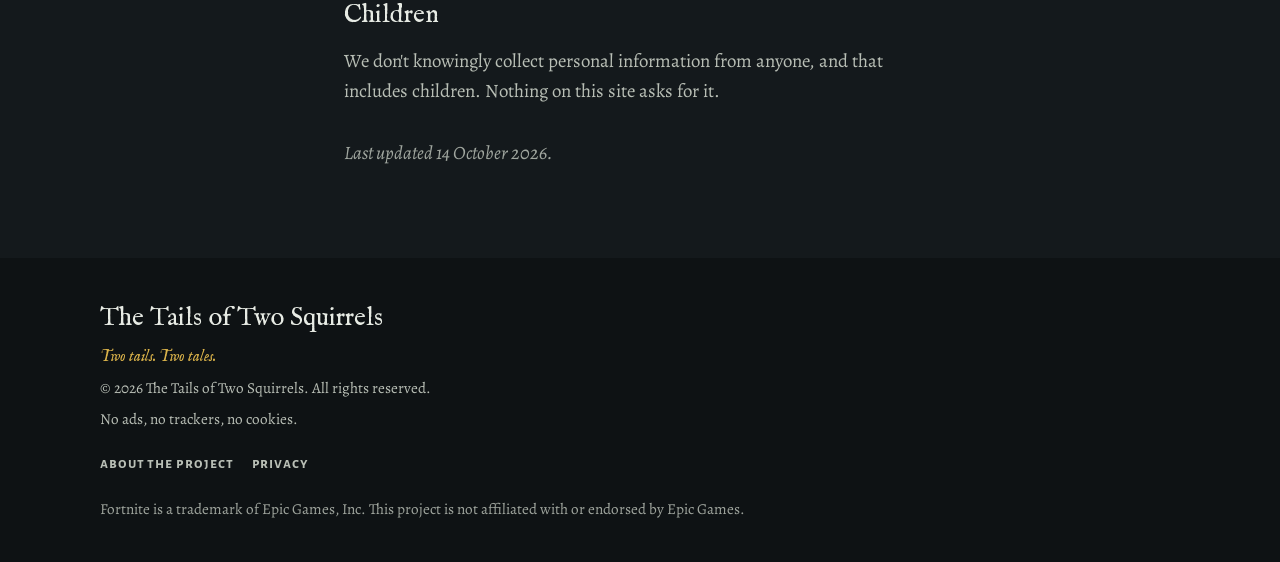
<file: privacy.html>
<!doctype html>
<html lang="en">
<head>
<meta charset="utf-8">
<meta name="viewport" content="width=device-width, initial-scale=1, viewport-fit=cover">
<title>Privacy | The Tails of Two Squirrels</title>
<meta name="description" content="This site collects nothing: no accounts, cookies, ads or tracking.">
<meta name="theme-color" content="#14191c">
<link rel="icon" href="data:image/svg+xml,<svg xmlns='http://www.w3.org/2000/svg' viewBox='0 0 120 160'><path d='M60 6 C64 6 112 72 112 80 C112 88 64 154 60 154 C56 154 8 88 8 80 C8 72 56 6 60 6 Z' fill='%23EBD9A6'/><g fill='%239A4A26'><circle cx='60' cy='62' r='17'/><circle cx='45' cy='72' r='12'/><circle cx='75' cy='72' r='12'/><circle cx='52' cy='54' r='11'/><circle cx='68' cy='54' r='11'/><path d='M56 78 L64 78 L65 112 C65 114 55 114 55 112 Z'/></g></svg>">
<link rel="canonical" href="https://thetailsoftwosquirrels.com/privacy.html">
<link rel="preload" href="assets/fonts/im-fell-english-latin-400-normal.woff2" as="font" type="font/woff2" crossorigin>
<link rel="preload" href="assets/fonts/alegreya-latin-400-normal.woff2" as="font" type="font/woff2" crossorigin>
<link rel="stylesheet" href="assets/css/site.css?v=0827ae49">
<style>:root{--step--1:clamp(.9rem,.85rem + .15vw,.95rem)}.home-link{min-height:44px}.sub-nav a{min-width:44px;justify-content:center}</style>
</head>
<body>
<header class="sub-head">
  <div class="wrap sub-head-row">
    <a class="home-link" href="index.html" aria-label="The Tails of Two Squirrels, home">
      <svg class="mark mark-tiny" viewBox="0 0 120 160" aria-hidden="true"><path d="M60 6 C64 6 112 72 112 80 C112 88 64 154 60 154 C56 154 8 88 8 80 C8 72 56 6 60 6 Z" fill="#EBD9A6"/><g fill="#9A4A26"><circle cx="60" cy="62" r="17"/><circle cx="45" cy="72" r="12"/><circle cx="75" cy="72" r="12"/><circle cx="52" cy="54" r="11"/><circle cx="68" cy="54" r="11"/><path d="M56 78 L64 78 L65 112 C65 114 55 114 55 112 Z"/></g></svg>
      <span>The Tails of Two Squirrels</span>
    </a>
    <nav class="sub-nav" aria-label="Site"><a href="index.html#roadmap">The trail</a><a href="about.html">About</a><a href="privacy.html" aria-current="page">Privacy</a></nav>
  </div>
</header>
<main class="band band-night prose-page">
  <div class="wrap prose">
    <p class="eyebrow">Privacy</p>
    <h1>We don't collect anything</h1>
    <p class="lede-big">This site is made for young readers and their families, so we keep it as simple as we can.</p>

    <div class="short-version">
      <h2>The short version</h2>
      <ul>
        <li>No accounts and no sign-up forms.</li>
        <li>No cookies.</li>
        <li>No ads, no tracking, no analytics.</li>
        <li>No comments, chat or messages.</li>
        <li>We never ask for a name, an email address, an age or a location.</li>
      </ul>
    </div>

    <h2>What the site itself does</h2>
    <p>Every page is a plain web page. The pictures and fonts are stored with the site, so your browser doesn't contact any other company to show them. Two small scripts run on the home page. One slowly scrolls the world map on small screens and stops the moment you touch it. The other runs the "Where on the Arden Oak would you belong?" quiz. Neither one records or sends anything, and we save nothing on your device.</p>

    <h2>Who hosts the site</h2>
    <p>The site is hosted by GitHub Pages, a service run by GitHub, Inc. Like any web host, GitHub's servers see the technical details any browser sends when it asks for a page, such as an IP address. GitHub may keep those details for a short time to keep its service secure. We don't receive them and we can't see them. You can read <a href="https://docs.github.com/en/site-policy/privacy-policies/github-general-privacy-statement" rel="noopener">GitHub's privacy statement</a> for the details.</p>
    <p>The web address is registered and pointed to GitHub through Cloudflare's DNS. That only tells your browser where to find the site, and it doesn't put any tracking on these pages.</p>

    <h2>The "Share with a grown-up" button</h2>
    <p>That button opens the email app on your own device with a short message already written. Nothing is sent unless you choose to send it, and it never comes to us.</p>

    <h2>If we ever add a sign-up</h2>
    <p>One day we may offer news by email. If we do, it will be for parents and grown-ups only, we'll explain exactly what we keep and why on this page first, and every email will have an easy way to stop.</p>

    <h2>Children</h2>
    <p>We don't knowingly collect personal information from anyone, and that includes children. Nothing on this site asks for it.</p>

    <p class="updated">Last updated 14 October 2026.</p>
  </div>
</main>

<footer class="site-foot">
  <div class="wrap foot-grid">
    <p class="foot-title">The Tails of Two Squirrels</p>
    <p class="foot-tag">Two tails. Two tales.</p>
    <p>&copy; 2026 The Tails of Two Squirrels. All rights reserved.</p>
    <p>No ads, no trackers, no cookies.</p>
    <nav class="foot-nav" aria-label="More"><a href="about.html">About the project</a><a href="privacy.html">Privacy</a></nav>
    <p class="fine">Fortnite is a trademark of Epic Games, Inc. This project is not affiliated with or endorsed by Epic Games.</p>
  </div>
</footer>
</body>
</html>
</file>
<file: assets/css/site.css>
@font-face{font-family:"IM Fell English";font-style:normal;font-weight:400;font-display:swap;src:url("../fonts/im-fell-english-latin-400-normal.woff2") format("woff2");}
@font-face{font-family:"IM Fell English";font-style:italic;font-weight:400;font-display:swap;src:url("../fonts/im-fell-english-latin-400-italic.woff2") format("woff2");}
@font-face{font-family:"Alegreya";font-style:normal;font-weight:400;font-display:swap;src:url("../fonts/alegreya-latin-400-normal.woff2") format("woff2");}
@font-face{font-family:"Alegreya";font-style:italic;font-weight:400;font-display:swap;src:url("../fonts/alegreya-latin-400-italic.woff2") format("woff2");}
@font-face{font-family:"Alegreya";font-style:normal;font-weight:500;font-display:swap;src:url("../fonts/alegreya-latin-500-normal.woff2") format("woff2");}
@font-face{font-family:"Alegreya";font-style:normal;font-weight:700;font-display:swap;src:url("../fonts/alegreya-latin-700-normal.woff2") format("woff2");}
@font-face{font-family:"Alegreya Sans SC";font-style:normal;font-weight:500;font-display:swap;src:url("../fonts/alegreya-sans-sc-latin-500-normal.woff2") format("woff2");}
@font-face{font-family:"Alegreya Sans SC";font-style:normal;font-weight:700;font-display:swap;src:url("../fonts/alegreya-sans-sc-latin-700-normal.woff2") format("woff2");}
/* Layout: a seam down the middle. The hero splits light kingdom / Dark Forest; bands below alternate
   warm day and blue-grey night; the title itself changes colour at the seam. One committed look, both bands always shown. */
:root {
  color-scheme: dark;
  --night: #14191c;      /* Dark Forest ground, slight blue-green */
  --night-2: #1d2427;    /* raised night surface */
  --ash: #b9bfb6;        /* grey-forest text on night */
  --mist: #e7ebe4;       /* headings on night */
  --day: #f3e3bd;        /* kingdom daylight, honey parchment */
  --day-2: #fbf1d8;      /* raised day surface */
  --ink: #2a1d14;        /* text on day, bark-brown */
  --ink-soft: #5b4636;
  --russet: #b4532a;     /* squirrel fur, the accent */
  --gold: #d9b24a;       /* lantern gold, used on night */
  --gold-deep: #7a5712;  /* gold that reads on day */
  --moss: #33452e;
  --royal: #2f4f8a;      /* kingdom blue */
  --rot: #7fcfc0;        /* cool rot-glow, used sparingly */
  --cream-mark: #ebd9a6;

  --f-display: "IM Fell English", "Iowan Old Style", "Palatino Linotype", Palatino, Georgia, serif;
  --f-body: "Alegreya", "Iowan Old Style", "Palatino Linotype", Georgia, serif;
  --f-label: "Alegreya Sans SC", "Gill Sans", "Trebuchet MS", system-ui, sans-serif;

  --step--1: clamp(0.84rem, 0.8rem + 0.15vw, 0.92rem);
  --step-0: clamp(1.06rem, 1rem + 0.25vw, 1.18rem);
  --step-1: clamp(1.3rem, 1.15rem + 0.6vw, 1.6rem);
  --step-2: clamp(1.7rem, 1.4rem + 1.3vw, 2.5rem);
  --step-3: clamp(2.6rem, 1.8rem + 3.6vw, 5rem);

  --gutter: clamp(16px, 4vw, 40px);
  --radius: 6px;
}

*, *::before, *::after { box-sizing: border-box; }
html { scroll-behavior: smooth; }
@media (prefers-reduced-motion: reduce) { html { scroll-behavior: auto; } }
body {
  margin: 0;
  background: var(--night);
  color: var(--ash);
  font-family: var(--f-body);
  font-size: var(--step-0);
  line-height: 1.6;
  -webkit-font-smoothing: antialiased;
}
img { max-width: 100%; height: auto; display: block; }
figure { margin: 0; }
h1, h2, h3 { font-family: var(--f-display); font-weight: 400; line-height: 1.12; text-wrap: balance; margin: 0; }
h2 { font-size: var(--step-2); }
h3 { font-size: var(--step-1); }
p { margin: 0; }
a { color: inherit; }
:focus-visible { outline: 3px solid var(--gold); outline-offset: 3px; border-radius: 2px; }

.skip { position: absolute; left: -9999px; top: 0; background: var(--gold); color: var(--ink); padding: 8px 14px; z-index: 10; }
.skip:focus { left: 16px; top: 16px; }

.wrap { max-width: 1160px; margin-inline: auto; padding-inline: var(--gutter); }
.band { padding-block: clamp(48px, 7vw, 96px); }
.band-night { background: var(--night); color: var(--ash); }
.band-night h2, .band-night h3 { color: var(--mist); }
.band-day { background: var(--day); color: var(--ink); }
.band-day h2, .band-day h3 { color: var(--ink); }

.eyebrow {
  font-family: var(--f-label); font-weight: 700; letter-spacing: 0.12em; text-transform: lowercase;
  font-size: var(--step--1); color: var(--gold); margin-bottom: 0.6rem;
}
.band-day .eyebrow { color: var(--gold-deep); }
.section-head { display: grid; gap: 0.25rem; max-width: 44rem; margin-bottom: clamp(28px, 5vw, 48px); }
.lede { margin-top: 0.75rem; }

/* ---------- Hero: the whole world in one long view ---------- */
.hero { position: relative; background: var(--night); color: var(--mist); overflow: hidden; }
.world { position: relative; overflow-x: auto; overflow-y: hidden; scrollbar-width: none; -webkit-overflow-scrolling: touch; }
.world::-webkit-scrollbar { display: none; }
.world-pan { position: relative; width: 260%; }
.world-img { width: 100%; height: auto; display: block; }
.world::after { content: ""; position: absolute; inset: 0; pointer-events: none; }
.pins { list-style: none; margin: 0; padding: 0; position: absolute; inset: 0; }
.pin { position: absolute; left: var(--x); top: var(--y); transform: translate(-50%, -50%); }
.pin a { display: flex; align-items: center; gap: 6px; text-decoration: none; min-width: 44px; min-height: 44px; justify-content: center; }
.pin-n {
  width: 28px; height: 28px; display: grid; place-items: center; border-radius: 50%;
  background: rgba(20,25,28,0.78); border: 1.5px solid var(--gold); color: var(--gold);
  font-family: var(--f-label); font-weight: 700; font-size: 0.85rem;
  box-shadow: 0 0 0 4px rgba(217,178,74,0.18);
}
.pin-l {
  font-family: var(--f-label); font-weight: 700; letter-spacing: 0.06em; text-transform: lowercase; font-size: 0.82rem;
  color: var(--mist); background: rgba(20,25,28,0.72); padding: 3px 9px; border-radius: 999px; white-space: nowrap;
}
.pin a:hover .pin-n, .pin a:focus-visible .pin-n { background: var(--gold); color: #14191c; }
.swipe-hint {
  position: absolute; right: 12px; bottom: 12px; font-family: var(--f-label); font-weight: 700; letter-spacing: 0.06em;
  text-transform: lowercase; font-size: 0.78rem; color: var(--mist); background: rgba(20,25,28,0.72); padding: 5px 10px; border-radius: 999px; pointer-events: none;
}
.world-wrap { position: relative; }
.world-fade { position: absolute; left: 0; right: 0; bottom: 0; height: 30%; background: linear-gradient(0deg, var(--night), rgba(20,25,28,0)); pointer-events: none; }

.hero-copy {
  position: relative; display: grid; justify-items: center; text-align: center; gap: 0.9rem;
  padding: 0 var(--gutter) clamp(48px, 8vw, 88px); margin-top: -1.2rem;
}
.mark { width: 60px; height: auto; filter: drop-shadow(0 4px 18px rgba(217,178,74,0.35)); }
.mark-small { width: 52px; flex: none; }
.hero .eyebrow { margin: 0.2rem 0 0; }
.title {
  font-size: var(--step-3); line-height: 1.02; max-width: 12ch;
  background: linear-gradient(90deg, #f6d27a 0%, #f0c35a 38%, #c9d3cf 72%, #aebbb8 100%);
  -webkit-background-clip: text; background-clip: text; color: transparent;
}
.t-small { font-style: italic; font-size: 0.62em; }
.tagline { font-family: var(--f-display); font-style: italic; font-size: var(--step-1); color: var(--mist); }
.hero-sub { max-width: 36rem; color: var(--mist); }
.hero-links { display: flex; flex-wrap: wrap; justify-content: center; gap: 12px; margin-top: 0.5rem; }
.hero-links a {
  font-family: var(--f-label); font-weight: 700; letter-spacing: 0.06em; text-transform: lowercase;
  text-decoration: none; padding: 10px 18px; border-radius: 999px; border: 1px solid rgba(231,235,228,0.35);
  min-height: 44px; display: inline-flex; align-items: center;
}
.hero-links a:first-child { background: var(--gold); color: var(--ink); border-color: var(--gold); }
.hero-links a:hover { border-color: var(--mist); }

@media (min-width: 760px) {
  .world { overflow: hidden; }
  .world-pan { width: 100%; }
  .swipe-hint { display: none; }
  .hero-copy { margin-top: clamp(-9rem, -10vw, -4rem); }
  .world-fade { height: 45%; }
  .mark { width: 72px; }
}
@media (max-width: 759px) {
  .pin-l { display: none; }
}

/* ---------- Legend ---------- */
.legend-grid { display: grid; gap: clamp(28px, 5vw, 64px); align-items: start; }
.legend-art img { border-radius: var(--radius); }
.legend-art figcaption { font-size: var(--step--1); color: var(--ash); opacity: 0.8; margin-top: 0.5rem; font-style: italic; }
.legend-text { display: grid; gap: 1rem; max-width: 36rem; min-width: 0; }
.legend-text h2 { margin-bottom: 0.25rem; }
.kicker { color: var(--mist); font-style: italic; }
.rhyme {
  margin: 0.75rem 0 0; padding: 1.1rem 0 0; border-top: 1px solid rgba(217,178,74,0.4);
  font-family: var(--f-display); font-size: var(--step-1); line-height: 1.4; color: var(--gold);
}
.rhyme footer { font-family: var(--f-label); font-size: var(--step--1); letter-spacing: 0.1em; text-transform: lowercase; color: var(--ash); margin-top: 0.5rem; }
@media (min-width: 900px) {
  .legend-grid { grid-template-columns: 1.05fr 1fr; }
  .legend-art { position: sticky; top: calc(env(safe-area-inset-top, 0px) + 24px); }
}

/* ---------- Cast (split band) ---------- */
.band-split { background: var(--night-2); color: var(--ash); }
.band-split .section-head h2 { color: var(--mist); }
.cast-note { margin-top: 0.5rem; }
.cast { list-style: none; margin: 0; padding: 0; display: grid; gap: 14px; grid-template-columns: 1fr; }
.who { display: grid; align-content: start; grid-template-columns: 112px 1fr; gap: 16px; align-items: center; padding: 14px; border-radius: var(--radius); }
.who img { width: 112px; aspect-ratio: 340 / 560; object-fit: cover; object-position: top; border-radius: 4px; background: #555; }
.who-text { display: grid; gap: 0.3rem; min-width: 0; }
.who-light { background: var(--day-2); color: var(--ink); }
.who-light h3 { color: var(--ink); }
.who-light .role { color: var(--royal); }
.who-dark { background: #101416; color: var(--ash); box-shadow: inset 0 0 0 1px rgba(127,207,192,0.18); }
.who-dark h3 { color: var(--mist); }
.who-dark .role { color: var(--rot); }
.role { font-family: var(--f-label); font-weight: 700; letter-spacing: 0.1em; text-transform: lowercase; font-size: var(--step--1); }
@media (min-width: 640px) {
  .cast { grid-template-columns: repeat(2, minmax(0, 1fr)); }
  .cast > :last-child { grid-column: 1 / -1; }
}
@media (min-width: 1000px) {
  .cast { grid-template-columns: repeat(5, minmax(0, 1fr)); }
  .cast > :last-child { grid-column: auto; }
  .who { grid-template-columns: 1fr; align-items: start; }
  .who img { width: 100%; }
}

/* ---------- World ---------- */
.places { display: grid; gap: 18px; grid-template-columns: 1fr; }
.place { display: grid; background: var(--day-2); border-radius: var(--radius); overflow: hidden; }
.place img { width: 100%; aspect-ratio: 16 / 9; object-fit: cover; }
.place-text { padding: 18px 20px 22px; display: grid; gap: 0.4rem; min-width: 0; }
.place-text p { color: var(--ink-soft); }
.place-dark { background: var(--night-2); }
.place-dark h3 { color: var(--mist); }
.place-dark .place-text p { color: var(--ash); }
@media (min-width: 760px) {
  .places { grid-template-columns: repeat(2, minmax(0, 1fr)); }
  .place-wide { grid-column: 1 / -1; grid-template-columns: 1.5fr 1fr; align-items: center; }
  .place-wide img { height: 100%; }
}

/* ---------- The lantern trail ---------- */
.trail-band { position: relative; background: var(--night); color: var(--ash); overflow: hidden; }
.trail-band h2, .trail-band h3 { color: var(--mist); }
.trail-bg { position: absolute; inset: 0; background: url("../img/world-1200.webp") center / cover no-repeat; opacity: 0.16; filter: blur(2px) saturate(0.7); }
.trail-band .wrap { position: relative; }
.legend-key { list-style: none; margin: 0.9rem 0 0; padding: 0; display: flex; flex-wrap: wrap; gap: 18px; font-family: var(--f-label); font-weight: 700; letter-spacing: 0.06em; text-transform: lowercase; font-size: var(--step--1); }
.legend-key li { display: inline-flex; align-items: center; gap: 8px; }

.lamp { --s: 22px; width: var(--s); height: calc(var(--s) * 1.25); display: inline-block; flex: none; position: relative;
  clip-path: polygon(50% 0, 100% 50%, 50% 100%, 0 50%); }
.lamp-lit { background: radial-gradient(circle at 50% 55%, #fff4c9 0 18%, #f2c75b 40%, #c98f22 100%); filter: drop-shadow(0 0 8px rgba(242,199,91,0.9)); }
.lamp-now { background: radial-gradient(circle at 50% 55%, #fff1c0 0 12%, #e9b44c 45%, #8a5d18 100%); animation: flicker 2.6s infinite ease-in-out; }
.lamp-dark { background: #3a4347; box-shadow: inset 0 0 0 2px #59646a; }
@keyframes flicker { 0%,100% { opacity: 1; } 40% { opacity: 0.62; } 55% { opacity: 0.95; } 70% { opacity: 0.7; } }
@media (prefers-reduced-motion: reduce) { .lamp-now { animation: none; opacity: 0.85; } }

.trail { list-style: none; margin: 0; padding: 0; position: relative; display: grid; gap: 18px; }
.trail::before { content: ""; position: absolute; left: 19px; top: 8px; bottom: 8px; width: 2px;
  background: linear-gradient(180deg, #f2c75b 0%, #e9b44c 72%, #59646a 82%, rgba(89,100,106,0) 100%); }
.step { position: relative; display: grid; grid-template-columns: 40px 1fr; gap: 14px; align-items: start; }
.step > .lamp { --s: 28px; margin: 14px 0 0 6px; }
.step-card { background: rgba(29,36,39,0.92); border-radius: var(--radius); padding: 16px 18px 18px; display: grid; gap: 0.4rem; min-width: 0; box-shadow: inset 0 0 0 1px rgba(231,235,228,0.07); }
.step-card img { border-radius: 4px; aspect-ratio: 16 / 9; object-fit: cover; width: 100%; margin-bottom: 0.4rem; }
.is-dark .step-card { background: rgba(20,25,28,0.85); }
.is-dark .step-card img { filter: saturate(0.6) brightness(0.8); }
.status { justify-self: start; font-family: var(--f-label); font-weight: 700; letter-spacing: 0.08em; text-transform: lowercase; font-size: var(--step--1); padding: 2px 10px; border-radius: 999px; border: 1px solid currentColor; }
.is-lit .status { color: #14191c; background: var(--gold); border-color: var(--gold); }
.is-now .status { color: var(--gold); }
.is-dark .status { color: var(--ash); border-style: dashed; }
.step-big .step-card { box-shadow: inset 0 0 0 1px rgba(217,178,74,0.45), 0 0 40px rgba(217,178,74,0.08); }
.meter { display: flex; flex-wrap: wrap; gap: 5px; margin-top: 0.4rem; }
.m { width: 12px; height: 15px; clip-path: polygon(50% 0, 100% 50%, 50% 100%, 0 50%); background: #3a4347; }
.m.on { background: radial-gradient(circle at 50% 55%, #fff4c9 0 18%, #f2c75b 45%, #c98f22 100%); }
.meter-label { font-family: var(--f-label); letter-spacing: 0.06em; font-size: var(--step--1); text-transform: lowercase; color: var(--ash); }
.meter-label strong { color: var(--gold); font-size: 1.15em; }
.nodates { margin-top: 22px; font-style: italic; color: var(--ash); }

@media (min-width: 900px) {
  .trail::before { left: 50%; transform: translateX(-50%); }
  .step { grid-template-columns: 1fr 56px 1fr; gap: 0; }
  .step > .lamp { grid-column: 2; grid-row: 1; justify-self: center; margin: 18px 0 0; }
  .step-card { grid-row: 1; max-width: 30rem; }
  .step:nth-child(odd) .step-card { grid-column: 1; justify-self: end; }
  .step:nth-child(even) .step-card { grid-column: 3; justify-self: start; }
  .trail { gap: 8px; }
}

/* ---------- The first page ---------- */
.first-page { border-top: 1px solid rgba(217,178,74,0.25); }
.fp-grid { display: grid; gap: clamp(24px, 4vw, 56px); align-items: start; }
.fp-intro { display: grid; gap: 0.7rem; max-width: 26rem; }
.next { display: flex; align-items: center; gap: 10px; font-family: var(--f-label); letter-spacing: 0.05em; text-transform: lowercase; margin-top: 0.4rem; }
.next strong { color: var(--gold); }
.page {
  position: relative; background: #f6ead0; color: #2a1d14; border-radius: 4px; padding: clamp(22px, 5vw, 48px);
  font-size: clamp(1.05rem, 1rem + 0.3vw, 1.2rem); line-height: 1.7; display: grid; gap: 0.9em; max-width: 40rem;
  box-shadow: 0 24px 60px rgba(0,0,0,0.45), 0 0 0 1px rgba(122,87,18,0.25), 0 0 120px rgba(242,199,91,0.10);
  background-image: radial-gradient(ellipse at 30% 0%, rgba(255,255,255,0.5), transparent 60%), radial-gradient(ellipse at 100% 100%, rgba(122,87,18,0.12), transparent 55%);
}
.page-head { font-family: var(--f-label); font-weight: 700; letter-spacing: 0.1em; text-transform: lowercase; font-size: var(--step--1); color: #7a5712; }
.dropcap::first-letter { font-family: var(--f-display); float: left; font-size: 3.6em; line-height: 0.82; padding: 0.06em 0.1em 0 0; color: #9a4a26; }
.letter { padding-left: 1em; border-left: 2px solid rgba(122,87,18,0.4); }
.page-end { font-family: var(--f-display); font-size: 1.15em; }
.page-turn { justify-self: end; font-family: var(--f-display); font-style: italic; color: #7a5712; }
.follow-row { display: flex; gap: 22px; align-items: flex-start; margin-top: clamp(40px, 6vw, 72px); max-width: 48rem; }
.follow-row > div { display: grid; gap: 0.6rem; min-width: 0; }
.follow-row h3 { color: var(--mist); }
.follow-actions { display: flex; flex-wrap: wrap; gap: 12px; margin-top: 0.6rem; }
.btn { font-family: var(--f-label); font-weight: 700; letter-spacing: 0.06em; text-transform: lowercase; text-decoration: none;
  padding: 11px 20px; border-radius: 999px; border: 1px solid rgba(231,235,228,0.35); color: var(--mist); min-height: 44px; display: inline-flex; align-items: center; }
.btn-gold { background: var(--gold); border-color: var(--gold); color: #14191c; }
.btn-ghost:hover { border-color: var(--mist); }
.url { font-family: var(--f-label); letter-spacing: 0.08em; color: var(--gold); font-size: var(--step--1); user-select: all; }
@media (min-width: 900px) { .fp-grid { grid-template-columns: 0.8fr 1.2fr; } .fp-intro { position: sticky; top: calc(env(safe-area-inset-top, 0px) + 24px); } }

/* ---------- Footer ---------- */
.site-foot { background: #0e1214; color: var(--ash); padding-block: 40px; font-size: var(--step--1); }
.foot-grid { display: grid; gap: 0.4rem; }
.foot-title { font-family: var(--f-display); font-size: var(--step-1); color: var(--mist); }
.fine { opacity: 0.85; }
.foot-tag { font-family: var(--f-display); font-style: italic; color: var(--gold); }

@media (min-width: 900px) { .legend-grid { grid-template-columns: 1fr 1.1fr; } }

/* ---------- Sub pages (About, Privacy) ---------- */
.sub-head { background: #0e1214; border-bottom: 1px solid rgba(217,178,74,0.2); padding-block: 14px; }
.sub-head-row { display: flex; flex-wrap: wrap; align-items: center; justify-content: space-between; gap: 10px 20px; }
.home-link { display: inline-flex; align-items: center; gap: 10px; text-decoration: none; font-family: var(--f-display); font-size: var(--step-1); color: var(--mist); }
.mark-tiny { width: 26px; height: auto; }
.sub-nav, .foot-nav { display: flex; flex-wrap: wrap; gap: 6px 18px; font-family: var(--f-label); font-weight: 700; letter-spacing: 0.06em; text-transform: lowercase; font-size: var(--step--1); }
.sub-nav a, .foot-nav a { color: var(--ash); text-decoration: none; padding: 6px 0; min-height: 44px; display: inline-flex; align-items: center; }
.sub-nav a:hover, .foot-nav a:hover, .sub-nav a[aria-current="page"] { color: var(--gold); }
.prose-page { min-height: 60vh; }
.prose { max-width: 42rem; display: grid; gap: 1rem; }
.prose h1 { font-size: var(--step-2); color: var(--mist); }
.prose h2 { font-size: var(--step-1); color: var(--mist); margin-top: 1.2rem; }
.prose a { color: var(--gold); }
.lede-big { font-size: var(--step-1); line-height: 1.45; color: var(--mist); font-family: var(--f-display); }
.how, .short-version ul { margin: 0; padding-left: 1.2em; display: grid; gap: 0.7rem; }
.short-version { background: var(--night-2); border-radius: var(--radius); padding: 18px 22px 22px; box-shadow: inset 0 0 0 1px rgba(217,178,74,0.3); }
.short-version h2 { margin-top: 0; }
.updated { font-style: italic; opacity: 0.85; margin-top: 1rem; }
.foot-nav { margin: 0.3rem 0; }
.step-card img[src*="lantern-moths"] { background: #2a3236; mix-blend-mode: normal; filter: sepia(0.35) brightness(0.62) contrast(1.15); opacity: 0.9; }
.swipe-hint { font-size: 0.9rem; }
</file>
